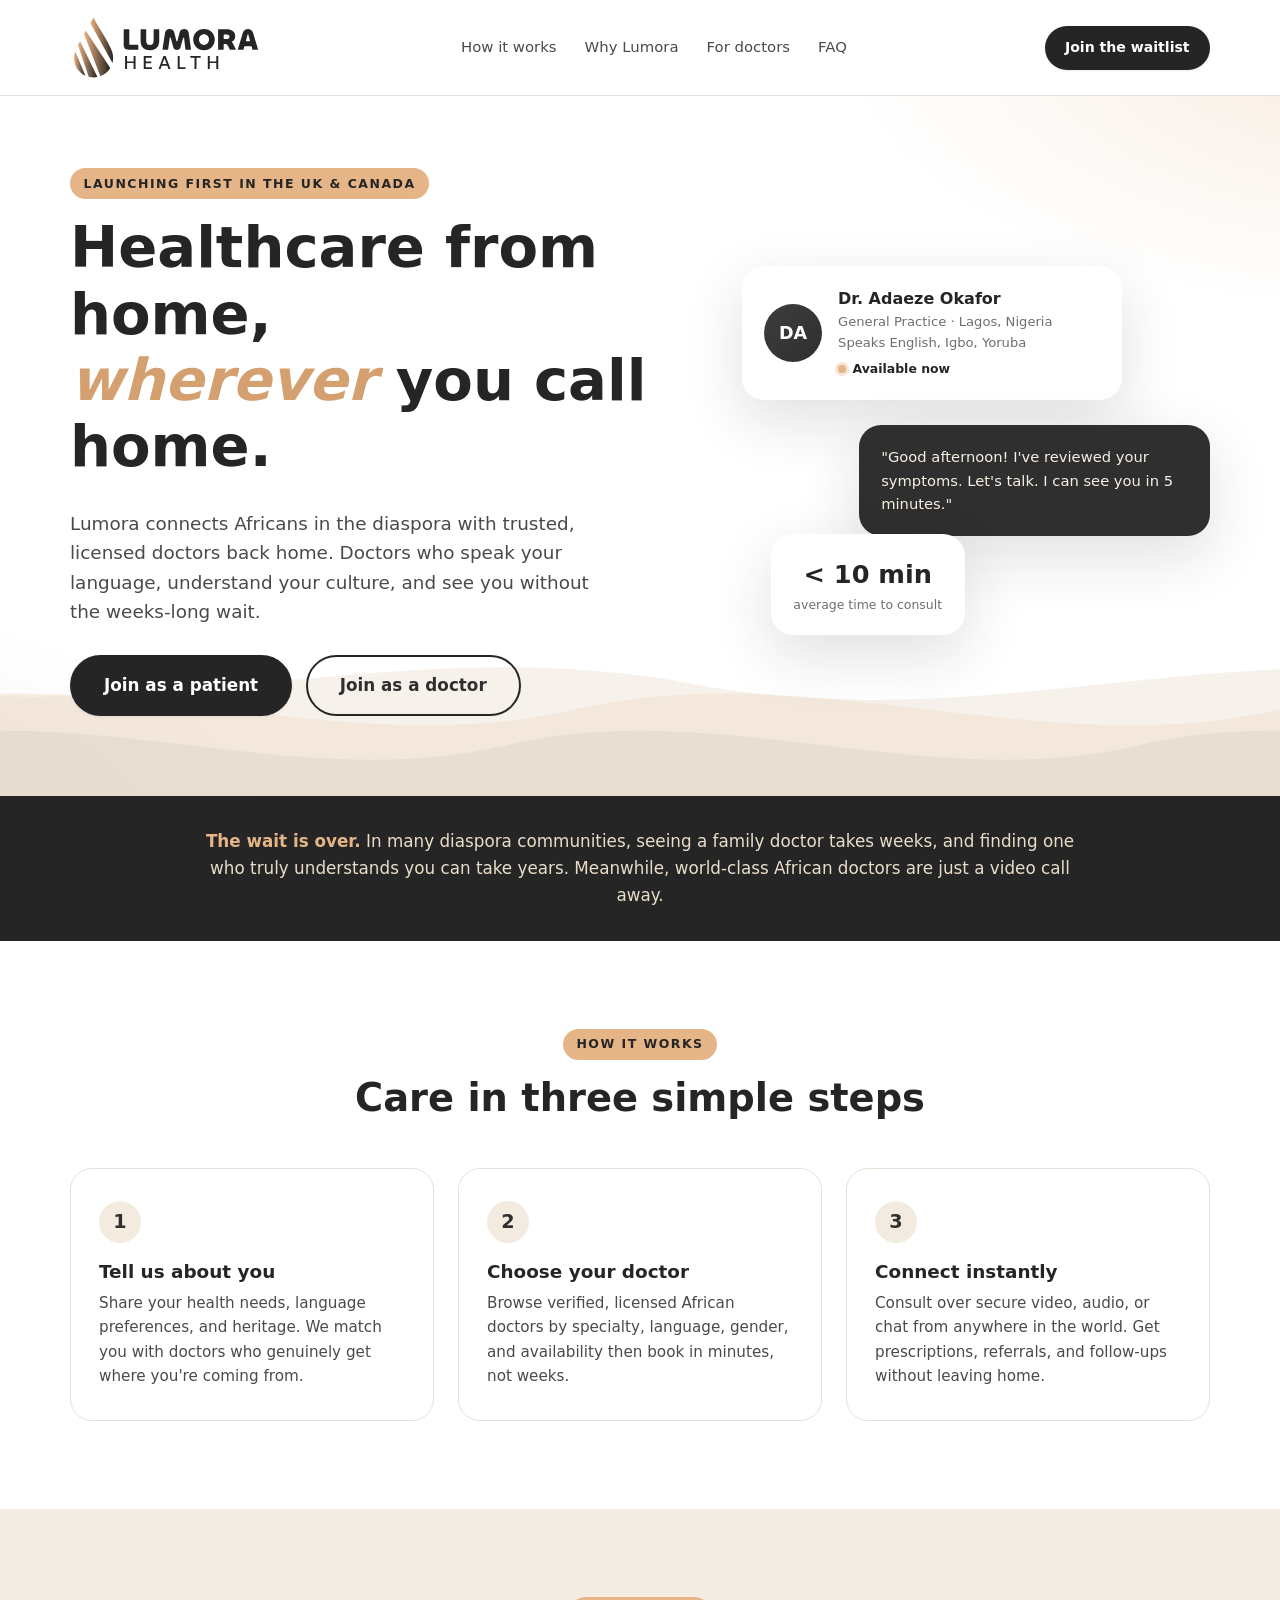
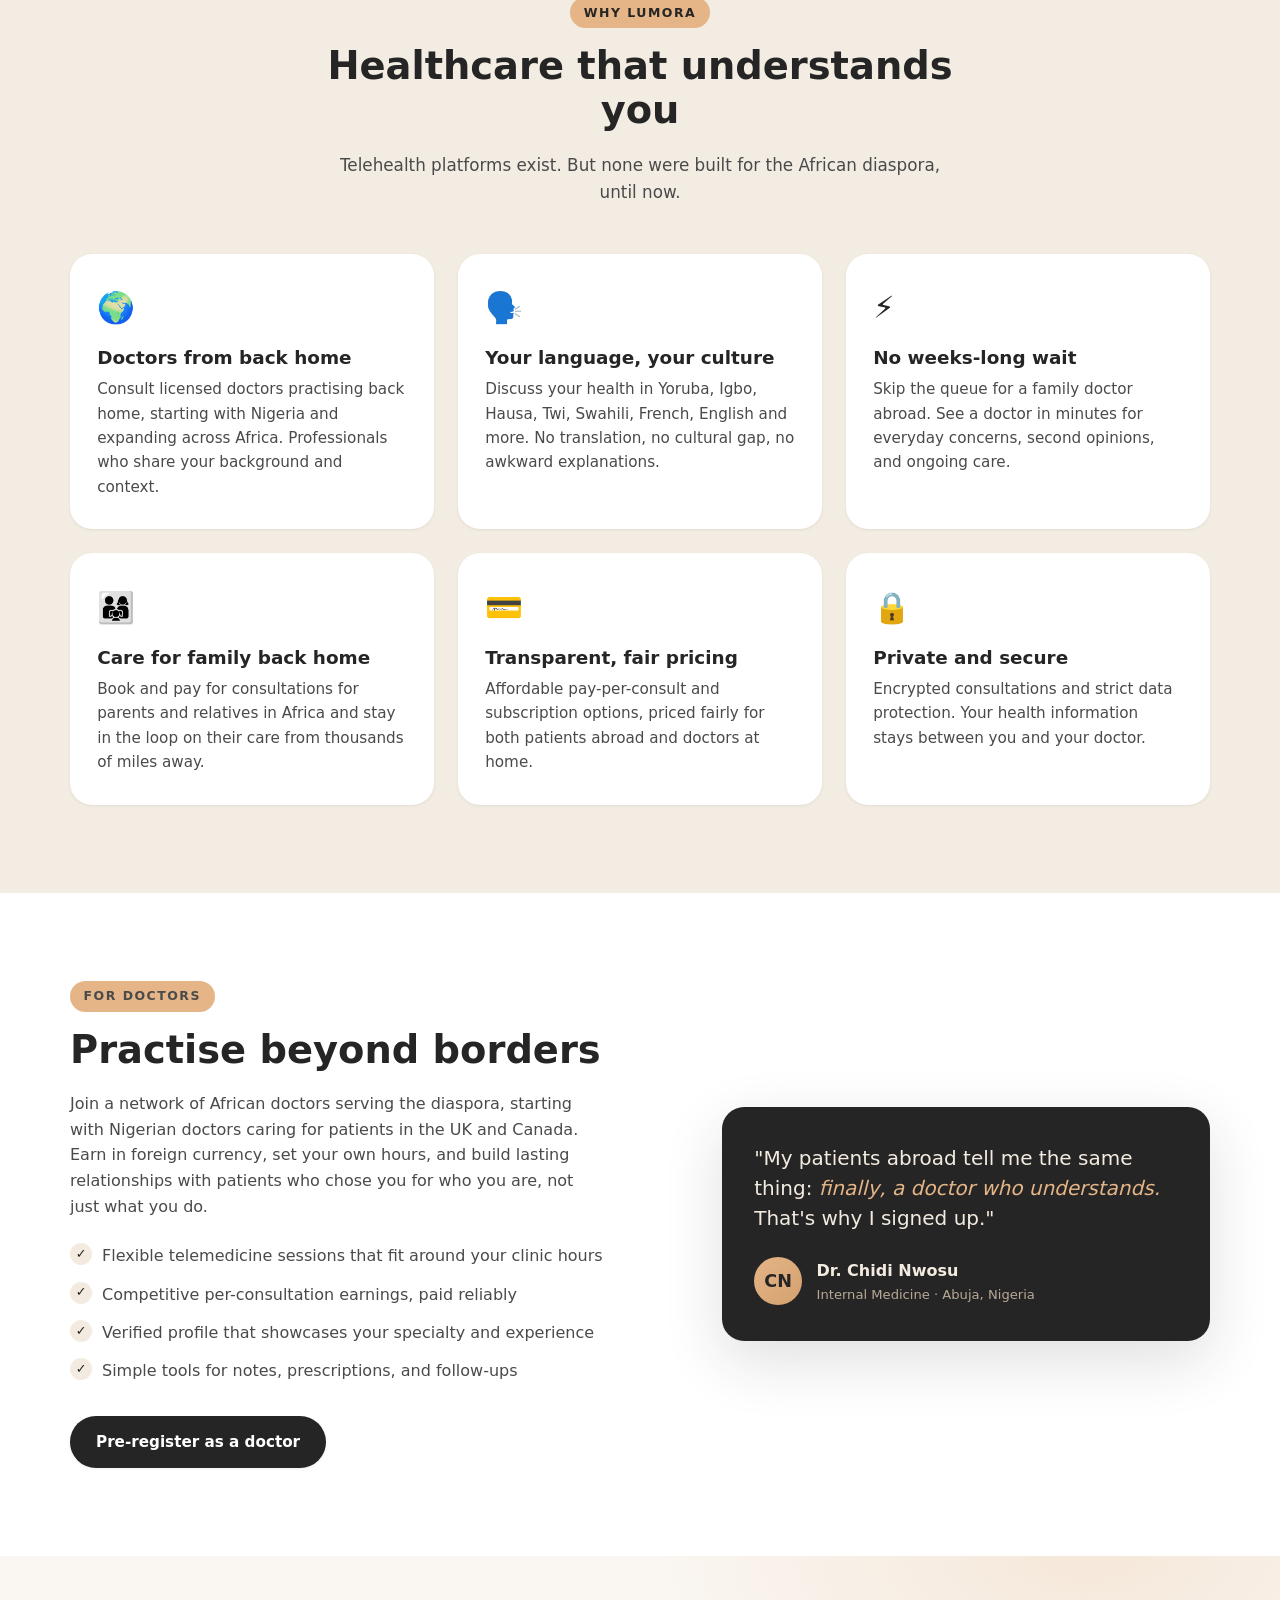
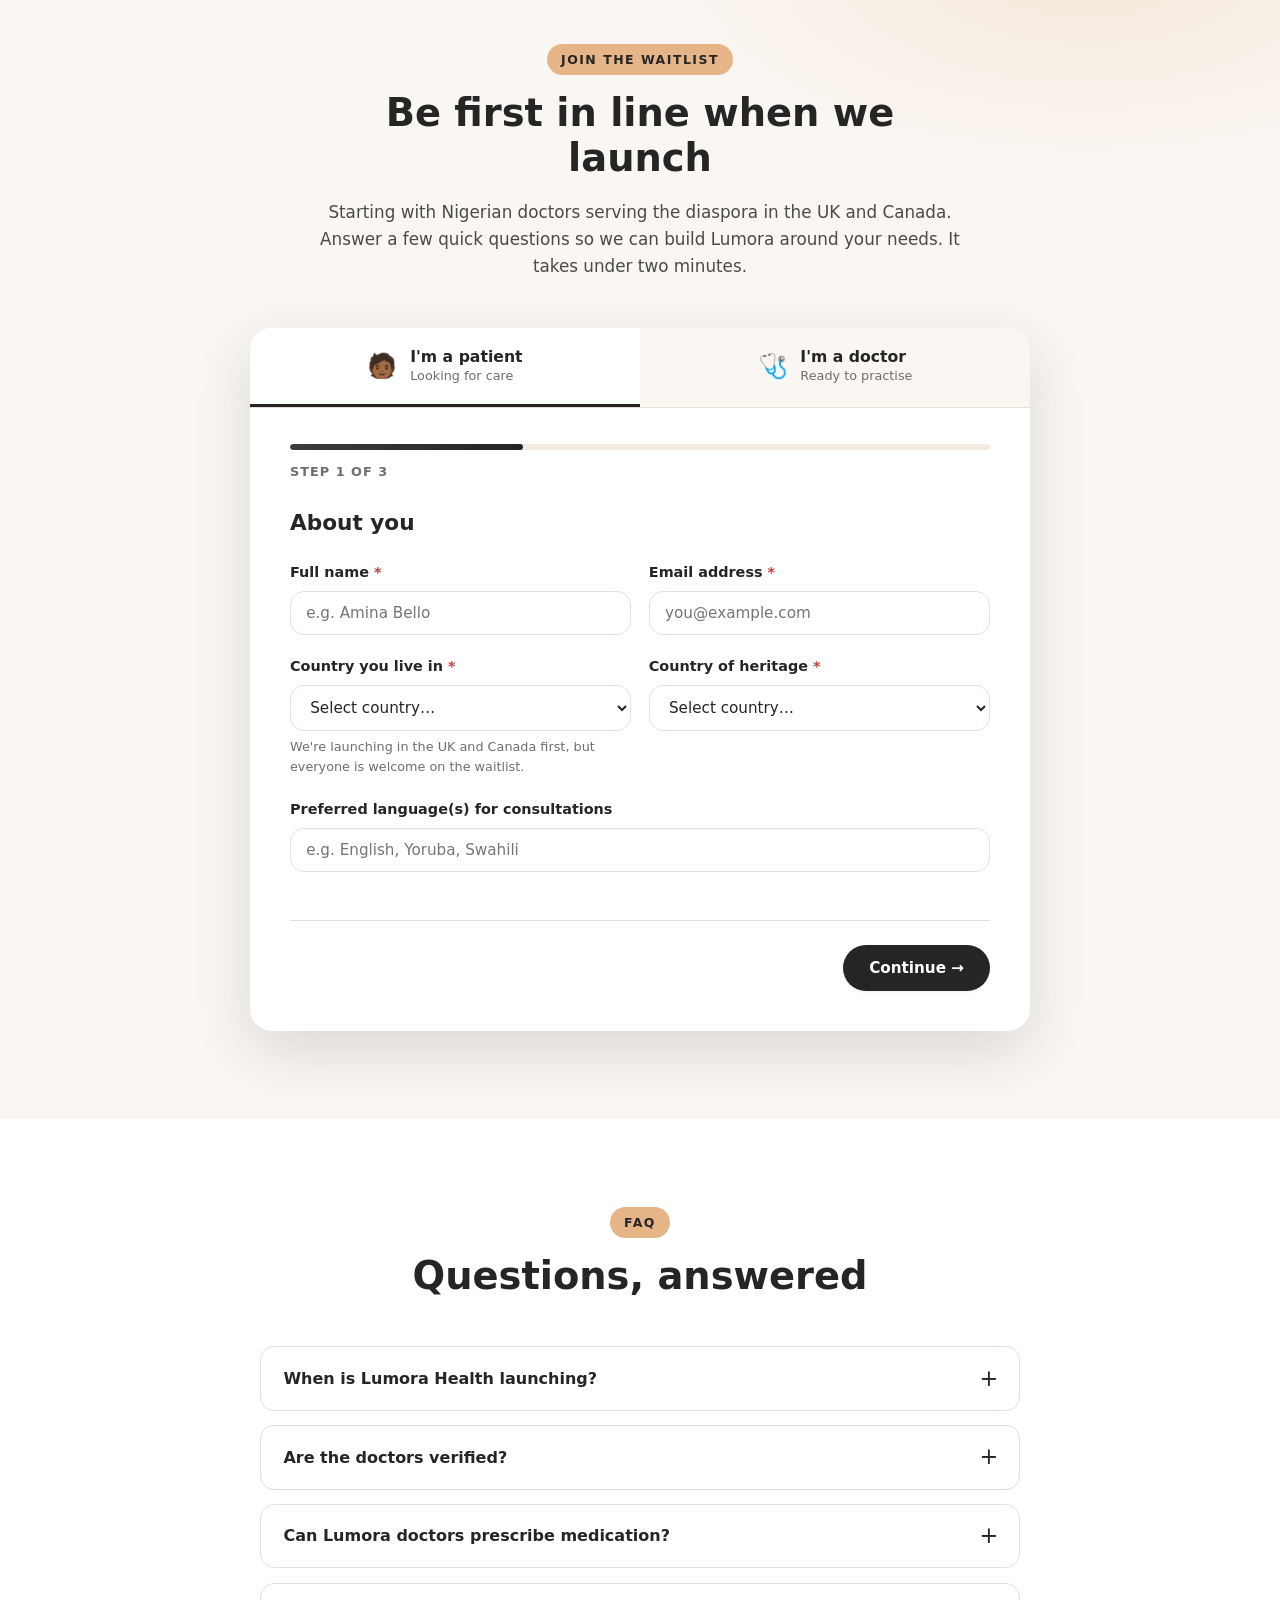
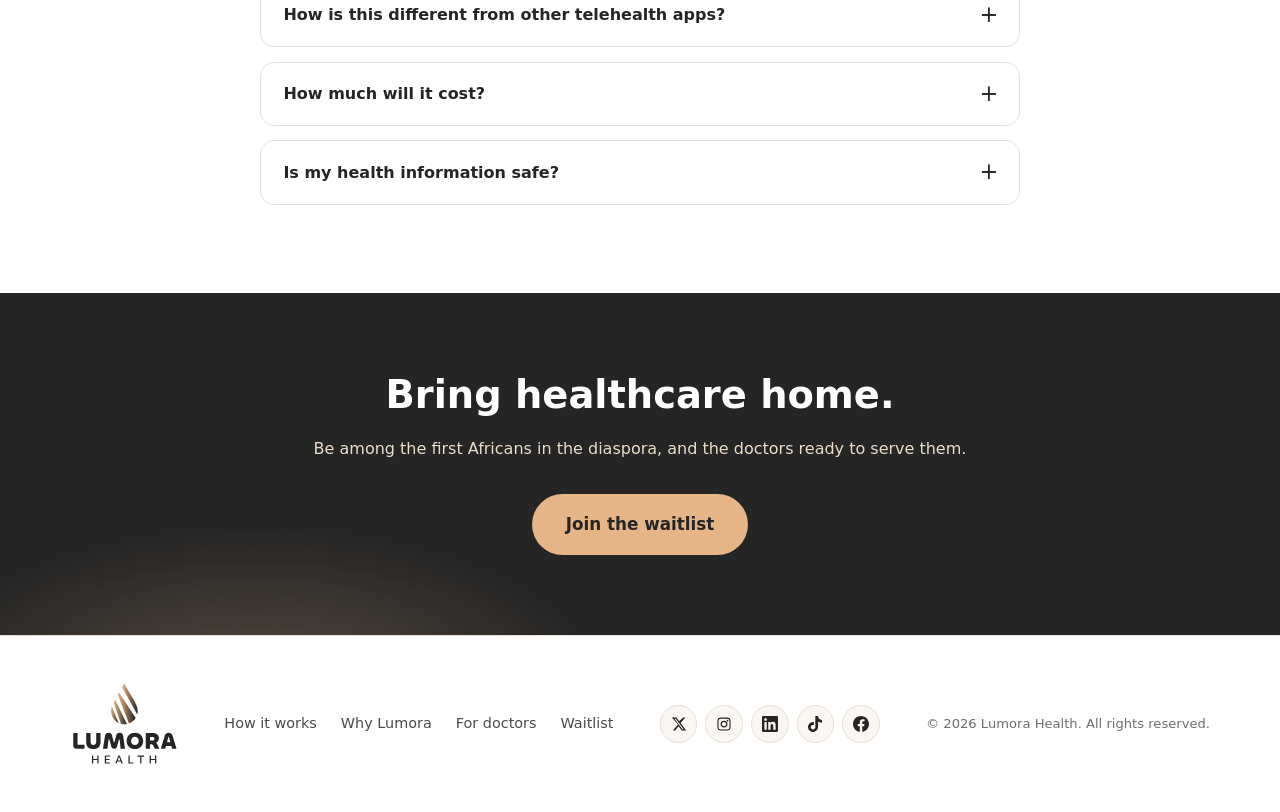
<file: index.html>
<!DOCTYPE html>
<html lang="en">
<head>
  <meta charset="UTF-8" />
  <meta name="viewport" content="width=device-width, initial-scale=1.0" />
  <title>Lumora Health | Care from home, wherever you are</title>
  <meta name="description" content="Lumora Health connects Africans in the diaspora with trusted African doctors back home. Join the waitlist for culturally fluent healthcare with no wait times." />
  <link rel="preconnect" href="https://api.fontshare.com" crossorigin />
  <link href="https://api.fontshare.com/v2/css?f[]=chillax@500,600,700&f[]=general-sans@400,500,600,700&display=swap" rel="stylesheet" />
  <link rel="stylesheet" href="styles.css" />
  <link rel="icon" href="assets/favicon.svg" type="image/svg+xml" />
  <link rel="icon" href="assets/favicon.png" type="image/png" sizes="32x32" />
  <link rel="apple-touch-icon" href="assets/favicon.png" />
</head>
<body>

  <!-- ============ HEADER ============ -->
  <header class="site-header" id="top">
    <div class="container header-inner">
      <a href="#top" class="brand" aria-label="Lumora Health home">
        <img class="brand-logo brand-logo-header" src="assets/logo-header.svg" width="168" height="60" alt="Lumora Health" />
      </a>
      <nav class="site-nav" id="siteNav" aria-label="Main navigation">
        <a href="#how-it-works">How it works</a>
        <a href="#why-lumora">Why Lumora</a>
        <a href="#for-doctors">For doctors</a>
        <a href="#faq">FAQ</a>
      </nav>
      <div class="header-actions">
        <a href="/waitlist" class="btn btn-primary btn-sm">Join the waitlist</a>
        <button class="nav-toggle" id="navToggle" aria-label="Toggle menu" aria-expanded="false">
          <span></span><span></span><span></span>
        </button>
      </div>
    </div>
  </header>

  <main>
    <!-- ============ HERO ============ -->
    <section class="hero">
      <div class="hero-geo" aria-hidden="true">
        <svg class="wave-layer wave-layer-1" viewBox="0 0 2400 320" preserveAspectRatio="none">
          <path d="M0,180 C200,120 400,240 600,180 C800,120 1000,240 1200,180 C1400,120 1600,240 1800,180 C2000,120 2200,240 2400,180 V320 H0 Z" />
        </svg>
        <svg class="wave-layer wave-layer-2" viewBox="0 0 2400 320" preserveAspectRatio="none">
          <path d="M0,160 C250,220 450,90 700,160 C950,230 1150,90 1400,160 C1650,230 1850,90 2100,160 C2250,200 2320,140 2400,160 V320 H0 Z" />
        </svg>
        <svg class="wave-layer wave-layer-3" viewBox="0 0 2400 320" preserveAspectRatio="none">
          <path d="M0,200 C180,150 360,250 540,200 C720,150 900,250 1080,200 C1260,150 1440,250 1620,200 C1800,150 1980,250 2160,200 C2280,170 2340,210 2400,200 V320 H0 Z" />
        </svg>
      </div>
      <div class="container hero-inner">
        <div class="hero-copy">
          <p class="eyebrow">Launching first in the UK &amp; Canada</p>
          <h1>Healthcare from home,<br /><em>wherever</em> you call home.</h1>
          <p class="lede">
            Lumora connects Africans in the diaspora with trusted, licensed doctors back home.
            Doctors who speak your language, understand your culture, and see you without
            the weeks-long wait.
          </p>
          <div class="hero-cta">
            <a href="/waitlist" class="btn btn-primary btn-lg">Join as a patient</a>
            <a href="/waitlist?tab=doctor" class="btn btn-outline btn-lg">Join as a doctor</a>
          </div>
          <!-- Waitlist stats stay hidden while the counts are still zero.
               data-counter values are the real totals. Set them before removing hidden.
               Do not put placeholder numbers back. -->
          <div class="hero-proof" hidden>
            <div class="proof-item"><strong data-counter="0">0</strong><span>people on the waitlist</span></div>
            <div class="proof-item"><strong data-counter="0">0</strong><span>doctors pre-registered</span></div>
            <div class="proof-item"><strong data-counter="0">0</strong><span>countries represented</span></div>
          </div>
        </div>
        <div class="hero-visual" aria-hidden="true">
          <div class="hero-card hero-card-main">
            <div class="hc-avatar">DA</div>
            <div class="hc-body">
              <p class="hc-name">Dr. Adaeze Okafor</p>
              <p class="hc-meta">General Practice · Lagos, Nigeria</p>
              <p class="hc-langs">Speaks English, Igbo, Yoruba</p>
              <span class="hc-status"><span class="dot"></span>Available now</span>
            </div>
          </div>
          <div class="hero-card hero-card-chat">
            <p>"Good afternoon! I've reviewed your symptoms. Let's talk. I can see you in 5 minutes."</p>
          </div>
          <div class="hero-card hero-card-stat">
            <p class="hc-big">&lt; 10 min</p>
            <p class="hc-small">average time to consult</p>
          </div>
        </div>
      </div>
    </section>

    <!-- ============ PROBLEM STRIP ============ -->
    <section class="problem-strip">
      <div class="container">
        <p>
          <strong>The wait is over.</strong> In many diaspora communities, seeing a family doctor takes
          weeks, and finding one who truly understands you can take years. Meanwhile, world-class
          African doctors are just a video call away.
        </p>
      </div>
    </section>

    <!-- ============ HOW IT WORKS ============ -->
    <section class="section" id="how-it-works">
      <div class="container">
        <div class="section-head">
          <p class="eyebrow">How it works</p>
          <h2>Care in three simple steps</h2>
        </div>
        <div class="steps-grid">
          <article class="step-card">
            <span class="step-num">1</span>
            <h3>Tell us about you</h3>
            <p>Share your health needs, language preferences, and heritage. We match you with doctors who genuinely get where you're coming from.</p>
          </article>
          <article class="step-card">
            <span class="step-num">2</span>
            <h3>Choose your doctor</h3>
            <p>Browse verified, licensed African doctors by specialty, language, gender, and availability then book in minutes, not weeks.</p>
          </article>
          <article class="step-card">
            <span class="step-num">3</span>
            <h3>Connect instantly</h3>
            <p>Consult over secure video, audio, or chat from anywhere in the world. Get prescriptions, referrals, and follow-ups without leaving home.</p>
          </article>
        </div>
      </div>
    </section>

    <!-- ============ WHY LUMORA ============ -->
    <section class="section section-tinted" id="why-lumora">
      <div class="container">
        <div class="section-head">
          <p class="eyebrow">Why Lumora</p>
          <h2>Healthcare that understands you</h2>
          <p class="section-sub">Telehealth platforms exist. But none were built for the African diaspora, until now.</p>
        </div>
        <div class="features-grid">
          <article class="feature-card">
            <div class="feature-icon">🌍</div>
            <h3>Doctors from back home</h3>
            <p>Consult licensed doctors practising back home, starting with Nigeria and expanding across Africa. Professionals who share your background and context.</p>
          </article>
          <article class="feature-card">
            <div class="feature-icon">🗣️</div>
            <h3>Your language, your culture</h3>
            <p>Discuss your health in Yoruba, Igbo, Hausa, Twi, Swahili, French, English and more. No translation, no cultural gap, no awkward explanations.</p>
          </article>
          <article class="feature-card">
            <div class="feature-icon">⚡</div>
            <h3>No weeks-long wait</h3>
            <p>Skip the queue for a family doctor abroad. See a doctor in minutes for everyday concerns, second opinions, and ongoing care.</p>
          </article>
          <article class="feature-card">
            <div class="feature-icon">👨‍👩‍👧</div>
            <h3>Care for family back home</h3>
            <p>Book and pay for consultations for parents and relatives in Africa and stay in the loop on their care from thousands of miles away.</p>
          </article>
          <article class="feature-card">
            <div class="feature-icon">💳</div>
            <h3>Transparent, fair pricing</h3>
            <p>Affordable pay-per-consult and subscription options, priced fairly for both patients abroad and doctors at home.</p>
          </article>
          <article class="feature-card">
            <div class="feature-icon">🔒</div>
            <h3>Private and secure</h3>
            <p>Encrypted consultations and strict data protection. Your health information stays between you and your doctor.</p>
          </article>
        </div>
      </div>
    </section>

    <!-- ============ FOR DOCTORS ============ -->
    <section class="section" id="for-doctors">
      <div class="container doctors-split">
        <div class="doctors-copy">
          <p class="eyebrow">For doctors</p>
          <h2>Practise beyond borders</h2>
          <p>
            Join a network of African doctors serving the diaspora, starting with Nigerian
            doctors caring for patients in the UK and Canada. Earn in foreign currency, set
            your own hours, and build lasting relationships with patients who chose you for
            who you are, not just what you do.
          </p>
          <ul class="check-list">
            <li>Flexible telemedicine sessions that fit around your clinic hours</li>
            <li>Competitive per-consultation earnings, paid reliably</li>
            <li>Verified profile that showcases your specialty and experience</li>
            <li>Simple tools for notes, prescriptions, and follow-ups</li>
          </ul>
          <a href="/waitlist?tab=doctor" class="btn btn-primary">Pre-register as a doctor</a>
        </div>
        <div class="doctors-visual" aria-hidden="true">
          <div class="quote-card">
            <p>"My patients abroad tell me the same thing: <em>finally, a doctor who understands.</em> That's why I signed up."</p>
            <div class="quote-author">
              <div class="qa-avatar">CN</div>
              <div>
                <p class="qa-name">Dr. Chidi Nwosu</p>
                <p class="qa-meta">Internal Medicine · Abuja, Nigeria</p>
              </div>
            </div>
          </div>
        </div>
      </div>
    </section>

    <!-- ============ WAITLIST FORMS ============ -->
    <section class="section section-waitlist" id="waitlist">
      <div class="container">
        <div class="section-head">
          <p class="eyebrow">Join the waitlist</p>
          <h2>Be first in line when we launch</h2>
          <p class="section-sub">Starting with Nigerian doctors serving the diaspora in the UK and Canada. Answer a few quick questions so we can build Lumora around your needs. It takes under two minutes.</p>
        </div>

        <div class="waitlist-card">
          <!-- Tabs -->
          <div class="form-tabs" role="tablist" aria-label="Choose your role">
            <button class="form-tab is-active" id="tab-patient" role="tab" aria-selected="true" aria-controls="panel-patient" data-tab="patient">
              <span class="tab-icon">🧑🏾</span>
              <span class="tab-label"><strong>I'm a patient</strong><small>Looking for care</small></span>
            </button>
            <button class="form-tab" id="tab-doctor" role="tab" aria-selected="false" aria-controls="panel-doctor" data-tab="doctor">
              <span class="tab-icon">🩺</span>
              <span class="tab-label"><strong>I'm a doctor</strong><small>Ready to practise</small></span>
            </button>
          </div>

          <!-- ======== PATIENT FORM ======== -->
          <div class="form-panel is-active" id="panel-patient" role="tabpanel" aria-labelledby="tab-patient">
            <form id="patientForm" action="https://forms.un-static.com/forms/3f4b99822d9315a71e1da563fddd7c45e65bf776" method="POST" novalidate>
              <input type="hidden" name="role" value="patient" />
              <!-- Attribution. script.js fills these from the landing URL (kept in sessionStorage). Un-static posts every named field. -->
              <input type="hidden" name="utm_source" value="" />
              <input type="hidden" name="utm_medium" value="" />
              <input type="hidden" name="utm_campaign" value="" />
              <input type="hidden" name="utm_content" value="" />
              <input type="hidden" name="utm_term" value="" />
              <input type="hidden" name="referrer" value="" />
              <!-- Honeypot: leave empty. Set the same field name in Un-static spam settings. -->
              <div class="hp-field" aria-hidden="true">
                <label for="p-website">Website</label>
                <input type="text" id="p-website" name="website" tabindex="-1" autocomplete="off" />
              </div>
              <div class="progress-track" aria-hidden="true"><div class="progress-fill"></div></div>
              <p class="step-indicator">Step <span class="current-step">1</span> of <span class="total-steps">3</span></p>

              <!-- Step 1: About you -->
              <fieldset class="form-step is-active" data-step="1">
                <legend>About you</legend>
                <div class="field-row">
                  <div class="field">
                    <label for="p-name">Full name <span class="req">*</span></label>
                    <input type="text" id="p-name" name="fullName" autocomplete="name" required placeholder="e.g. Amina Bello" />
                    <p class="field-error"></p>
                  </div>
                  <div class="field">
                    <label for="p-email">Email address <span class="req">*</span></label>
                    <input type="email" id="p-email" name="email" autocomplete="email" required placeholder="you@example.com" />
                    <p class="field-error"></p>
                  </div>
                </div>
                <div class="field-row">
                  <div class="field">
                    <label for="p-country">Country you live in <span class="req">*</span></label>
                    <select id="p-country" name="countryOfResidence" required>
                      <option value="">Select country…</option>
                      <optgroup label="Launching first">
                        <option>United Kingdom</option>
                        <option>Canada</option>
                      </optgroup>
                      <optgroup label="Coming soon">
                        <option>United States</option>
                        <option>Germany</option>
                        <option>France</option>
                        <option>Netherlands</option>
                        <option>Ireland</option>
                        <option>Australia</option>
                        <option>United Arab Emirates</option>
                        <option>South Africa</option>
                        <option value="other">Other</option>
                      </optgroup>
                    </select>
                    <p class="field-hint">We're launching in the UK and Canada first, but everyone is welcome on the waitlist.</p>
                    <p class="field-error"></p>
                  </div>
                  <div class="field">
                    <label for="p-heritage">Country of heritage <span class="req">*</span></label>
                    <select id="p-heritage" name="countryOfHeritage" required>
                      <option value="">Select country…</option>
                      <optgroup label="Launching first">
                        <option>Nigeria</option>
                      </optgroup>
                      <optgroup label="Coming soon">
                        <option>Ghana</option>
                        <option>Kenya</option>
                        <option>Ethiopia</option>
                        <option>Uganda</option>
                        <option>Tanzania</option>
                        <option>Cameroon</option>
                        <option>Senegal</option>
                        <option>Zimbabwe</option>
                        <option>South Africa</option>
                        <option value="other">Other African country</option>
                      </optgroup>
                    </select>
                    <p class="field-error"></p>
                  </div>
                </div>
                <div class="field">
                  <label for="p-languages">Preferred language(s) for consultations</label>
                  <input type="text" id="p-languages" name="languages" placeholder="e.g. English, Yoruba, Swahili" />
                </div>
              </fieldset>

              <!-- Step 2: Your health needs -->
              <fieldset class="form-step" data-step="2">
                <legend>Your health needs</legend>
                <div class="field">
                  <span class="group-label">What kind of care are you most interested in? <span class="req">*</span> <small>(choose all that apply)</small></span>
                  <div class="chip-group" data-group="careTypes" data-required="true">
                    <label class="chip"><input type="checkbox" name="careTypes" value="general" /><span>General consultations</span></label>
                    <label class="chip"><input type="checkbox" name="careTypes" value="mental-health" /><span>Mental health</span></label>
                    <label class="chip"><input type="checkbox" name="careTypes" value="chronic" /><span>Chronic condition management</span></label>
                    <label class="chip"><input type="checkbox" name="careTypes" value="specialist" /><span>Specialist care</span></label>
                    <label class="chip"><input type="checkbox" name="careTypes" value="second-opinion" /><span>Second opinions</span></label>
                    <label class="chip"><input type="checkbox" name="careTypes" value="family-back-home" /><span>Care for family back home</span></label>
                    <label class="chip"><input type="checkbox" name="careTypes" value="womens-health" /><span>Women's health</span></label>
                    <label class="chip"><input type="checkbox" name="careTypes" value="pediatrics" /><span>Children's health</span></label>
                  </div>
                  <p class="field-error"></p>
                </div>
                <div class="field">
                  <span class="group-label">What frustrates you most about healthcare where you live? <span class="req">*</span> <small>(choose all that apply)</small></span>
                  <div class="chip-group" data-group="biggestFrustration" data-required="true">
                    <label class="chip"><input type="checkbox" name="biggestFrustration" value="wait-times" /><span>Long wait times</span></label>
                    <label class="chip"><input type="checkbox" name="biggestFrustration" value="cost" /><span>Cost</span></label>
                    <label class="chip"><input type="checkbox" name="biggestFrustration" value="cultural-gap" /><span>Doctors don't understand my background</span></label>
                    <label class="chip"><input type="checkbox" name="biggestFrustration" value="language" /><span>Language barriers</span></label>
                    <label class="chip"><input type="checkbox" name="biggestFrustration" value="access" /><span>Hard to find a doctor at all</span></label>
                  </div>
                  <p class="field-error"></p>
                </div>
                <div class="field">
                  <span class="group-label">How often do you expect to use Lumora?</span>
                  <div class="chip-group chip-group-radio" data-group="usageFrequency">
                    <label class="chip"><input type="radio" name="usageFrequency" value="monthly" /><span>Monthly or more</span></label>
                    <label class="chip"><input type="radio" name="usageFrequency" value="few-times-year" /><span>A few times a year</span></label>
                    <label class="chip"><input type="radio" name="usageFrequency" value="as-needed" /><span>Only when something comes up</span></label>
                  </div>
                </div>
              </fieldset>

              <!-- Step 3: Final details -->
              <fieldset class="form-step" data-step="3">
                <legend>Final details</legend>
                <div class="field">
                  <span class="group-label">What would you consider a fair price for a video consultation? <span class="req">*</span></span>
                  <div class="chip-group chip-group-radio" data-group="pricePoint" data-required="true">
                    <label class="chip"><input type="radio" name="pricePoint" value="under-15" /><span>Under $15</span></label>
                    <label class="chip"><input type="radio" name="pricePoint" value="15-30" /><span>$15 – $30</span></label>
                    <label class="chip"><input type="radio" name="pricePoint" value="30-50" /><span>$30 – $50</span></label>
                    <label class="chip"><input type="radio" name="pricePoint" value="subscription" /><span>I'd prefer a monthly subscription</span></label>
                  </div>
                  <p class="field-error"></p>
                </div>
                <div class="field">
                  <label for="p-anything">Anything else you'd like us to know?</label>
                  <textarea id="p-anything" name="comments" rows="3" placeholder="Tell us about your experience, hopes, or concerns…"></textarea>
                </div>
                <div class="field">
                  <label for="p-hear">How did you hear about us?</label>
                  <select id="p-hear" name="howDidYouHear">
                    <option value="">Select…</option>
                    <option value="instagram">Instagram</option>
                    <option value="tiktok">TikTok</option>
                    <option value="x">X/Twitter</option>
                    <option value="linkedin">LinkedIn</option>
                    <option value="facebook">Facebook</option>
                    <option value="whatsapp">WhatsApp</option>
                    <option value="friend-or-family">Friend or family</option>
                    <option value="community">Community/church/mosque group</option>
                    <option value="other">Other</option>
                  </select>
                </div>
                <div class="field">
                  <label class="consent">
                    <input type="checkbox" name="consent" required />
                    <span>I agree to be contacted by Lumora Health about early access and product updates. <span class="req">*</span></span>
                  </label>
                  <p class="field-error"></p>
                </div>
              </fieldset>

              <div class="form-nav">
                <button type="button" class="btn btn-ghost btn-back" hidden>← Back</button>
                <button type="button" class="btn btn-primary btn-next">Continue →</button>
                <button type="submit" class="btn btn-primary btn-submit" hidden>Join the waitlist</button>
              </div>
            </form>

          </div>

          <!-- ======== DOCTOR FORM ======== -->
          <div class="form-panel" id="panel-doctor" role="tabpanel" aria-labelledby="tab-doctor" hidden>
            <form id="doctorForm" action="https://forms.un-static.com/forms/3f4b99822d9315a71e1da563fddd7c45e65bf776" method="POST" novalidate>
              <input type="hidden" name="role" value="doctor" />
              <!-- Attribution. script.js fills these from the landing URL (kept in sessionStorage). Un-static posts every named field. -->
              <input type="hidden" name="utm_source" value="" />
              <input type="hidden" name="utm_medium" value="" />
              <input type="hidden" name="utm_campaign" value="" />
              <input type="hidden" name="utm_content" value="" />
              <input type="hidden" name="utm_term" value="" />
              <input type="hidden" name="referrer" value="" />
              <!-- Honeypot: leave empty. Set the same field name in Un-static spam settings. -->
              <div class="hp-field" aria-hidden="true">
                <label for="d-website">Website</label>
                <input type="text" id="d-website" name="website" tabindex="-1" autocomplete="off" />
              </div>
              <div class="progress-track" aria-hidden="true"><div class="progress-fill"></div></div>
              <p class="step-indicator">Step <span class="current-step">1</span> of <span class="total-steps">3</span></p>

              <!-- Step 1: About you -->
              <fieldset class="form-step is-active" data-step="1">
                <legend>About you</legend>
                <div class="field-row">
                  <div class="field">
                    <label for="d-name">Full name <span class="req">*</span></label>
                    <input type="text" id="d-name" name="fullName" autocomplete="name" required placeholder="e.g. Dr. Chidi Nwosu" />
                    <p class="field-error"></p>
                  </div>
                  <div class="field">
                    <label for="d-email">Email address <span class="req">*</span></label>
                    <input type="email" id="d-email" name="email" autocomplete="email" required placeholder="you@example.com" />
                    <p class="field-error"></p>
                  </div>
                </div>
                <div class="field-row">
                  <div class="field">
                    <label for="d-phone">Phone / WhatsApp number</label>
                    <div class="phone-split">
                      <select id="d-phone-code" name="phoneCountryCode" aria-label="Phone country code">
                        <option value="+234">🇳🇬 +234</option>
                        <option value="+233">🇬🇭 +233</option>
                        <option value="+254">🇰🇪 +254</option>
                        <option value="+251">🇪🇹 +251</option>
                        <option value="+256">🇺🇬 +256</option>
                        <option value="+255">🇹🇿 +255</option>
                        <option value="+237">🇨🇲 +237</option>
                        <option value="+221">🇸🇳 +221</option>
                        <option value="+250">🇷🇼 +250</option>
                        <option value="+27">🇿🇦 +27</option>
                        <option value="+225">🇨🇮 +225</option>
                        <option value="+20">🇪🇬 +20</option>
                        <option value="+44">🇬🇧 +44</option>
                        <option value="+1">🇨🇦/🇺🇸 +1</option>
                        <option value="+49">🇩🇪 +49</option>
                        <option value="+33">🇫🇷 +33</option>
                        <option value="+31">🇳🇱 +31</option>
                        <option value="+353">🇮🇪 +353</option>
                        <option value="+61">🇦🇺 +61</option>
                        <option value="+971">🇦🇪 +971</option>
                        <option value="other">Other code…</option>
                      </select>
                      <input type="tel" id="d-phone" name="phoneNumber" autocomplete="tel-national" inputmode="tel" placeholder="801 234 5678" />
                    </div>
                    <div class="field field-other" id="d-phone-other-wrap" hidden>
                      <label for="d-phone-other">Other country code</label>
                      <input type="text" id="d-phone-other" name="phoneCountryCodeOther" placeholder="e.g. +234" />
                    </div>
                    <p class="field-hint">Include any African or international dialling code.</p>
                  </div>
                  <div class="field">
                    <label for="d-country">Country of practice <span class="req">*</span></label>
                    <select id="d-country" name="countryOfPractice" required>
                      <option value="">Select country…</option>
                      <optgroup label="Onboarding first">
                        <option>Nigeria</option>
                      </optgroup>
                      <optgroup label="Coming soon">
                        <option>Ghana</option>
                        <option>Kenya</option>
                        <option>Ethiopia</option>
                        <option>Uganda</option>
                        <option>Tanzania</option>
                        <option>Cameroon</option>
                        <option>Senegal</option>
                        <option>Rwanda</option>
                        <option>South Africa</option>
                        <option value="other">Other African country</option>
                      </optgroup>
                    </select>
                    <p class="field-hint">We're onboarding Nigeria-licensed doctors first, but doctors elsewhere can still pre-register.</p>
                    <p class="field-error"></p>
                  </div>
                </div>
              </fieldset>

              <!-- Step 2: Your practice -->
              <fieldset class="form-step" data-step="2">
                <legend>Your practice</legend>
                <div class="field-row">
                  <div class="field">
                    <label for="d-specialty">Primary specialty <span class="req">*</span></label>
                    <select id="d-specialty" name="specialty" required>
                      <option value="">Select specialty…</option>
                      <option>General Practice / Family Medicine</option>
                      <option>Internal Medicine</option>
                      <option>Pediatrics</option>
                      <option>Obstetrics &amp; Gynaecology</option>
                      <option>Psychiatry / Mental Health</option>
                      <option>Dermatology</option>
                      <option>Cardiology</option>
                      <option>Endocrinology</option>
                      <option>Other specialty</option>
                    </select>
                    <p class="field-error"></p>
                  </div>
                  <div class="field">
                    <label for="d-experience">Years of experience <span class="req">*</span></label>
                    <select id="d-experience" name="yearsExperience" required>
                      <option value="">Select…</option>
                      <option value="1-3">1 – 3 years</option>
                      <option value="4-7">4 – 7 years</option>
                      <option value="8-15">8 – 15 years</option>
                      <option value="15+">15+ years</option>
                    </select>
                    <p class="field-error"></p>
                  </div>
                </div>
                <div class="field-row">
                  <div class="field">
                    <span class="group-label">Issuing medical council / board</span>
                    <p class="licence-council-display" id="d-licence-council-display">Select a country of practice first</p>
                    <input type="hidden" id="d-licence-council" name="licenceCouncil" value="" />
                    <p class="field-hint" id="d-licence-council-hint">This is set automatically from your country of practice.</p>
                  </div>
                  <div class="field">
                    <label for="d-license">Licence / registration number <span class="req">*</span></label>
                    <input type="text" id="d-license" name="licenceNumber" required placeholder="e.g. 12345" />
                    <p class="field-error"></p>
                  </div>
                </div>
                <div class="field field-other" id="d-licence-other-wrap" hidden>
                  <label for="d-licence-other">Name of issuing council / board <span class="req">*</span></label>
                  <input type="text" id="d-licence-other" name="licenceCouncilOther" placeholder="e.g. Medical &amp; Dental Council of your country" />
                  <p class="field-error"></p>
                </div>
                <p class="field-hint">We verify every doctor against their national medical council before they can consult on Lumora.</p>
                <div class="field">
                  <label for="d-languages">Languages you consult in <span class="req">*</span></label>
                  <input type="text" id="d-languages" name="languages" required placeholder="e.g. English, Hausa, French" />
                  <p class="field-error"></p>
                </div>
              </fieldset>

              <!-- Step 3: Availability -->
              <fieldset class="form-step" data-step="3">
                <legend>Availability &amp; experience</legend>
                <div class="field">
                  <span class="group-label">How many hours per week could you dedicate to telemedicine? <span class="req">*</span></span>
                  <div class="chip-group chip-group-radio" data-group="weeklyHours" data-required="true">
                    <label class="chip"><input type="radio" name="weeklyHours" value="under-5" /><span>Under 5 hours</span></label>
                    <label class="chip"><input type="radio" name="weeklyHours" value="5-10" /><span>5 – 10 hours</span></label>
                    <label class="chip"><input type="radio" name="weeklyHours" value="10-20" /><span>10 – 20 hours</span></label>
                    <label class="chip"><input type="radio" name="weeklyHours" value="20+" /><span>20+ hours</span></label>
                  </div>
                  <p class="field-error"></p>
                </div>
                <div class="field">
                  <span class="group-label">Have you practised telemedicine before?</span>
                  <div class="chip-group chip-group-radio" data-group="telemedicineExperience">
                    <label class="chip"><input type="radio" name="telemedicineExperience" value="regularly" /><span>Yes, regularly</span></label>
                    <label class="chip"><input type="radio" name="telemedicineExperience" value="occasionally" /><span>Occasionally</span></label>
                    <label class="chip"><input type="radio" name="telemedicineExperience" value="never" /><span>Not yet, but keen to start</span></label>
                  </div>
                </div>
                <div class="field">
                  <label for="d-motivation">What excites you about serving diaspora patients?</label>
                  <textarea id="d-motivation" name="motivation" rows="3" placeholder="Optional. Tell us in a sentence or two…"></textarea>
                </div>
                <div class="field">
                  <label for="d-hear">How did you hear about us?</label>
                  <select id="d-hear" name="howDidYouHear">
                    <option value="">Select…</option>
                    <option value="instagram">Instagram</option>
                    <option value="tiktok">TikTok</option>
                    <option value="x">X/Twitter</option>
                    <option value="linkedin">LinkedIn</option>
                    <option value="facebook">Facebook</option>
                    <option value="whatsapp">WhatsApp</option>
                    <option value="friend-or-family">Friend or family</option>
                    <option value="community">Community/church/mosque group</option>
                    <option value="other">Other</option>
                  </select>
                </div>
                <div class="field">
                  <label class="consent">
                    <input type="checkbox" name="consent" required />
                    <span>I agree to be contacted by Lumora Health about onboarding and verification. <span class="req">*</span></span>
                  </label>
                  <p class="field-error"></p>
                </div>
              </fieldset>

              <div class="form-nav">
                <button type="button" class="btn btn-ghost btn-back" hidden>← Back</button>
                <button type="button" class="btn btn-primary btn-next">Continue →</button>
                <button type="submit" class="btn btn-primary btn-submit" hidden>Pre-register</button>
              </div>
            </form>

          </div>
        </div>
      </div>
    </section>

    <!-- ============ FAQ ============ -->
    <section class="section" id="faq">
      <div class="container container-narrow">
        <div class="section-head">
          <p class="eyebrow">FAQ</p>
          <h2>Questions, answered</h2>
        </div>
        <div class="faq-list">
          <details class="faq-item">
            <summary>When is Lumora Health launching?</summary>
            <p>We're launching in phases, starting with Nigerian doctors serving the diaspora in the United Kingdom and Canada. Other countries follow soon after. Joining the waitlist puts you first in line and helps us decide which markets and specialties to open next.</p>
          </details>
          <details class="faq-item">
            <summary>Are the doctors verified?</summary>
            <p>Yes. Every doctor on Lumora is licensed by their national medical council (such as the MDCN in Nigeria or the MDC in Ghana) and passes our identity and credential verification before seeing patients.</p>
          </details>
          <details class="faq-item">
            <summary>Can Lumora doctors prescribe medication?</summary>
            <p>Doctors can issue prescriptions and recommendations valid in their country of practice, which is especially useful when arranging care and medication for family back home. Cross-border prescription support depends on the regulations where you live, and we'll be transparent about what's possible in your country.</p>
          </details>
          <details class="faq-item">
            <summary>How is this different from other telehealth apps?</summary>
            <p>Most telehealth platforms connect you with whichever doctor is available in the country you live in. Lumora connects you across borders with African doctors who share your language and culture, and lets you arrange care for loved ones back home from anywhere in the world.</p>
          </details>
          <details class="faq-item">
            <summary>How much will it cost?</summary>
            <p>We're designing pricing to be significantly more affordable than typical private care abroad, with both pay-per-consult and subscription options. Your waitlist answers directly influence the final pricing.</p>
          </details>
          <details class="faq-item">
            <summary>Is my health information safe?</summary>
            <p>Absolutely. Consultations are encrypted end-to-end and your records are stored securely. We will never sell your health data.</p>
          </details>
        </div>
      </div>
    </section>

    <!-- ============ FINAL CTA ============ -->
    <section class="final-cta">
      <div class="container">
        <h2>Bring healthcare home.</h2>
        <p>Be among the first Africans in the diaspora, and the doctors ready to serve them.</p>
        <a href="/waitlist" class="btn btn-gold btn-lg">Join the waitlist</a>
      </div>
    </section>
  </main>

  <!-- ============ FOOTER ============ -->
  <footer class="site-footer">
    <div class="container footer-inner">
      <div class="footer-brand">
        <img class="brand-logo brand-logo-footer" src="assets/logo-footer.svg" width="128" height="104" alt="Lumora Health" />
      </div>
      <nav class="footer-nav" aria-label="Footer navigation">
        <a href="#how-it-works">How it works</a>
        <a href="#why-lumora">Why Lumora</a>
        <a href="#for-doctors">For doctors</a>
        <a href="/waitlist">Waitlist</a>
      </nav>
      <nav class="footer-social" aria-label="Social media">
        <a href="https://x.com/lumorahealth" target="_blank" rel="noopener noreferrer">
          <svg viewBox="0 0 24 24" width="16" height="16" aria-hidden="true"><path fill="currentColor" d="M18.244 2.25h3.308l-7.227 8.26 8.502 11.24H16.17l-4.714-6.231-5.401 6.231H2.744l7.727-8.835L1.254 2.25H8.08l4.253 5.622L18.244 2.25zm-1.161 17.52h1.833L7.084 4.126H5.117L17.083 19.77z"/></svg>
          <span class="visually-hidden">X / Twitter</span>
        </a>
        <a href="https://www.instagram.com/lumorahealthcare/" target="_blank" rel="noopener noreferrer">
          <svg viewBox="0 0 24 24" width="16" height="16" aria-hidden="true"><path fill="currentColor" d="M12 2.16c3.2 0 3.58.01 4.85.07 3.25.15 4.77 1.69 4.92 4.92.06 1.27.07 1.65.07 4.85s-.01 3.58-.07 4.85c-.15 3.23-1.66 4.77-4.92 4.92-1.27.06-1.65.07-4.85.07s-3.58-.01-4.85-.07c-3.26-.15-4.77-1.7-4.92-4.92-.06-1.27-.07-1.65-.07-4.85s.01-3.58.07-4.85C2.38 3.92 3.9 2.38 7.15 2.23 8.42 2.17 8.8 2.16 12 2.16zm0 1.8c-3.15 0-3.52.01-4.76.07-2.25.1-3.29 1.17-3.39 3.39-.06 1.24-.07 1.61-.07 4.76s.01 3.52.07 4.76c.1 2.21 1.14 3.29 3.39 3.39 1.24.06 1.61.07 4.76.07s3.52-.01 4.76-.07c2.25-.1 3.29-1.18 3.39-3.39.06-1.24.07-1.61.07-4.76s-.01-3.52-.07-4.76c-.1-2.22-1.14-3.29-3.39-3.39-1.24-.06-1.61-.07-4.76-.07zm0 3.06a5.16 5.16 0 1 1 0 10.32 5.16 5.16 0 0 1 0-10.32zm0 8.52a3.36 3.36 0 1 0 0-6.72 3.36 3.36 0 0 0 0 6.72zm5.34-9.78a1.2 1.2 0 1 1 0 2.41 1.2 1.2 0 0 1 0-2.41z"/></svg>
          <span class="visually-hidden">Instagram</span>
        </a>
        <a href="https://www.linkedin.com/company/lumorahealth/" target="_blank" rel="noopener noreferrer">
          <svg viewBox="0 0 24 24" width="16" height="16" aria-hidden="true"><path fill="currentColor" d="M20.447 20.452h-3.554v-5.569c0-1.328-.027-3.037-1.852-3.037-1.853 0-2.136 1.445-2.136 2.939v5.667H9.351V9h3.414v1.561h.046c.477-.9 1.637-1.85 3.37-1.85 3.601 0 4.267 2.37 4.267 5.455v6.286zM5.337 7.433c-1.144 0-2.063-.926-2.063-2.065 0-1.138.92-2.063 2.063-2.063 1.14 0 2.064.925 2.064 2.063 0 1.139-.925 2.065-2.064 2.065zm1.782 13.019H3.555V9h3.564v11.452zM22.225 0H1.771C.792 0 0 .774 0 1.729v20.542C0 23.227.792 24 1.771 24h20.451C23.2 24 24 23.227 24 22.271V1.729C24 .774 23.2 0 22.222 0h.003z"/></svg>
          <span class="visually-hidden">LinkedIn</span>
        </a>
        <a href="https://www.tiktok.com/@lumorahealthcare" target="_blank" rel="noopener noreferrer">
          <svg viewBox="0 0 24 24" width="16" height="16" aria-hidden="true"><path fill="currentColor" d="M12.525.02c1.31-.02 2.61-.01 3.91-.02.08 1.53.63 3.09 1.75 4.17 1.12 1.11 2.7 1.62 4.24 1.79v4.03c-1.44-.05-2.89-.35-4.2-.97-.57-.26-1.1-.59-1.62-.93-.01 2.92.01 5.84-.02 8.75-.08 1.4-.54 2.79-1.35 3.94-1.31 1.92-3.58 3.17-5.91 3.21-1.43.08-2.86-.31-4.08-1.03-2.02-1.19-3.44-3.37-3.65-5.71-.02-.5-.03-1-.01-1.49.18-1.9 1.12-3.72 2.58-4.96 1.66-1.44 3.98-2.13 6.15-1.72.02 1.48-.04 2.96-.04 4.44-.99-.32-2.15-.23-3.02.37-.63.41-1.11 1.04-1.38 1.75-.21.51-.15 1.07-.14 1.61.24 1.64 1.82 3.02 3.5 2.87 1.12-.01 2.19-.66 2.77-1.61.19-.33.4-.67.41-1.06.1-1.79.06-3.57.07-5.36.01-4.03-.01-8.05.02-12.07z"/></svg>
          <span class="visually-hidden">TikTok</span>
        </a>
        <a href="https://www.facebook.com/profile.php?id=61594473261730" target="_blank" rel="noopener noreferrer">
          <svg viewBox="0 0 24 24" width="16" height="16" aria-hidden="true"><path fill="currentColor" d="M24 12.073c0-6.627-5.373-12-12-12s-12 5.373-12 12c0 5.99 4.388 10.954 10.125 11.854v-8.385H7.078v-3.47h3.047V9.43c0-3.007 1.792-4.669 4.533-4.669 1.312 0 2.686.235 2.686.235v2.953H15.83c-1.491 0-1.956.925-1.956 1.874v2.25h3.328l-.532 3.47h-2.796v8.385C19.612 23.027 24 18.062 24 12.073z"/></svg>
          <span class="visually-hidden">Facebook</span>
        </a>
      </nav>
      <p class="footer-note">© <span id="year"></span> Lumora Health. All rights reserved.</p>
    </div>
  </footer>

  <script src="script.js"></script>
</body>
</html>
</file>
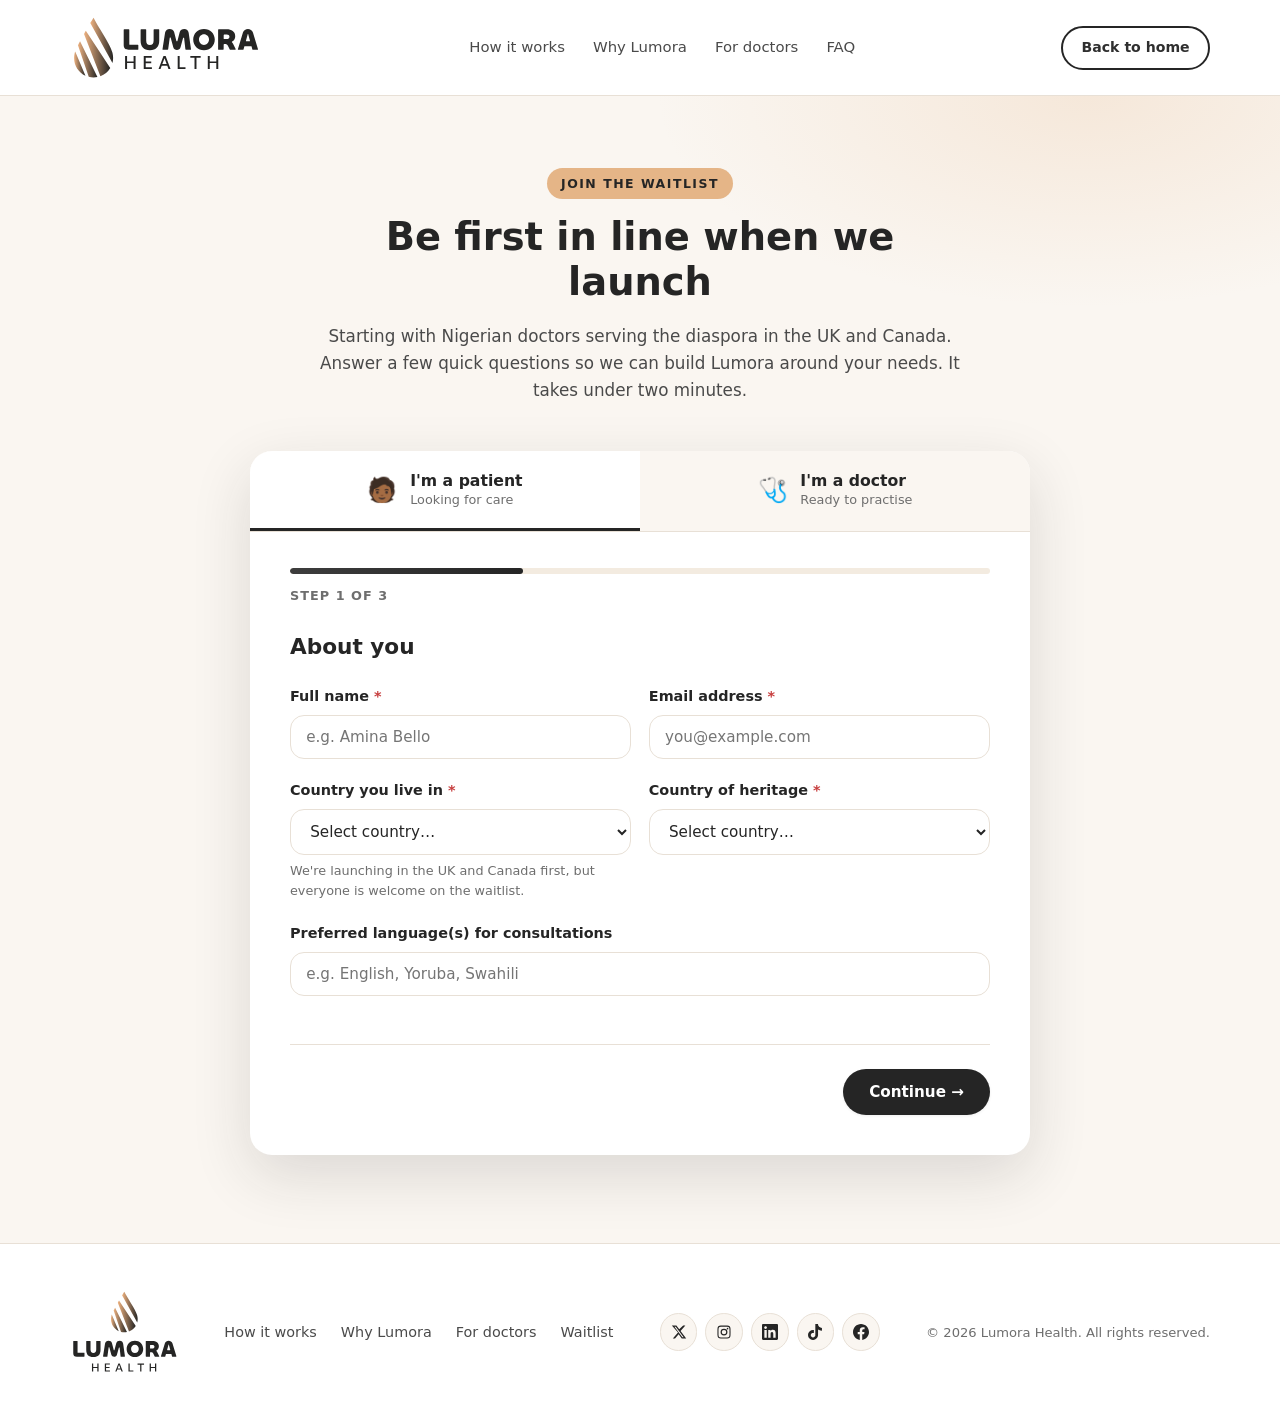
<file: waitlist/index.html>
<!DOCTYPE html>
<html lang="en">
<head>
  <meta charset="UTF-8" />
  <meta name="viewport" content="width=device-width, initial-scale=1.0" />
  <title>Join the waitlist | Lumora Health</title>
  <meta name="description" content="Join the Lumora Health waitlist. Be first in line when we connect Africans in the diaspora with trusted African doctors back home." />
  <link rel="canonical" href="https://lumorahealth.care/waitlist" />
  <link rel="preconnect" href="https://api.fontshare.com" crossorigin />
  <link href="https://api.fontshare.com/v2/css?f[]=chillax@500,600,700&f[]=general-sans@400,500,600,700&display=swap" rel="stylesheet" />
  <link rel="stylesheet" href="/styles.css" />
  <link rel="icon" href="/assets/favicon.svg" type="image/svg+xml" />
  <link rel="icon" href="/assets/favicon.png" type="image/png" sizes="32x32" />
  <link rel="apple-touch-icon" href="/assets/favicon.png" />
</head>
<body class="waitlist-page">

  <header class="site-header" id="top">
    <div class="container header-inner">
      <a href="/" class="brand" aria-label="Lumora Health home">
        <img class="brand-logo brand-logo-header" src="/assets/logo-header.svg" width="168" height="60" alt="Lumora Health" />
      </a>
      <nav class="site-nav" id="siteNav" aria-label="Main navigation">
        <a href="/#how-it-works">How it works</a>
        <a href="/#why-lumora">Why Lumora</a>
        <a href="/#for-doctors">For doctors</a>
        <a href="/#faq">FAQ</a>
      </nav>
      <div class="header-actions">
        <a href="/" class="btn btn-outline btn-sm">Back to home</a>
        <button class="nav-toggle" id="navToggle" aria-label="Toggle menu" aria-expanded="false">
          <span></span><span></span><span></span>
        </button>
      </div>
    </div>
  </header>

  <main>
    <!-- ============ WAITLIST FORMS ============ -->
    <section class="section section-waitlist" id="waitlist">
      <div class="container">
        <div class="section-head">
          <p class="eyebrow">Join the waitlist</p>
          <h2>Be first in line when we launch</h2>
          <p class="section-sub">Starting with Nigerian doctors serving the diaspora in the UK and Canada. Answer a few quick questions so we can build Lumora around your needs. It takes under two minutes.</p>
        </div>

        <div class="waitlist-card">
          <!-- Tabs -->
          <div class="form-tabs" role="tablist" aria-label="Choose your role">
            <button class="form-tab is-active" id="tab-patient" role="tab" aria-selected="true" aria-controls="panel-patient" data-tab="patient">
              <span class="tab-icon">🧑🏾</span>
              <span class="tab-label"><strong>I'm a patient</strong><small>Looking for care</small></span>
            </button>
            <button class="form-tab" id="tab-doctor" role="tab" aria-selected="false" aria-controls="panel-doctor" data-tab="doctor">
              <span class="tab-icon">🩺</span>
              <span class="tab-label"><strong>I'm a doctor</strong><small>Ready to practise</small></span>
            </button>
          </div>

          <!-- ======== PATIENT FORM ======== -->
          <div class="form-panel is-active" id="panel-patient" role="tabpanel" aria-labelledby="tab-patient">
            <form id="patientForm" action="https://forms.un-static.com/forms/3f4b99822d9315a71e1da563fddd7c45e65bf776" method="POST" novalidate>
              <input type="hidden" name="role" value="patient" />
              <!-- Attribution. script.js fills these from the landing URL (kept in sessionStorage). Un-static posts every named field. -->
              <input type="hidden" name="utm_source" value="" />
              <input type="hidden" name="utm_medium" value="" />
              <input type="hidden" name="utm_campaign" value="" />
              <input type="hidden" name="utm_content" value="" />
              <input type="hidden" name="utm_term" value="" />
              <input type="hidden" name="referrer" value="" />
              <!-- Honeypot: leave empty. Set the same field name in Un-static spam settings. -->
              <div class="hp-field" aria-hidden="true">
                <label for="p-website">Website</label>
                <input type="text" id="p-website" name="website" tabindex="-1" autocomplete="off" />
              </div>
              <div class="progress-track" aria-hidden="true"><div class="progress-fill"></div></div>
              <p class="step-indicator">Step <span class="current-step">1</span> of <span class="total-steps">3</span></p>

              <!-- Step 1: About you -->
              <fieldset class="form-step is-active" data-step="1">
                <legend>About you</legend>
                <div class="field-row">
                  <div class="field">
                    <label for="p-name">Full name <span class="req">*</span></label>
                    <input type="text" id="p-name" name="fullName" autocomplete="name" required placeholder="e.g. Amina Bello" />
                    <p class="field-error"></p>
                  </div>
                  <div class="field">
                    <label for="p-email">Email address <span class="req">*</span></label>
                    <input type="email" id="p-email" name="email" autocomplete="email" required placeholder="you@example.com" />
                    <p class="field-error"></p>
                  </div>
                </div>
                <div class="field-row">
                  <div class="field">
                    <label for="p-country">Country you live in <span class="req">*</span></label>
                    <select id="p-country" name="countryOfResidence" required>
                      <option value="">Select country…</option>
                      <optgroup label="Launching first">
                        <option>United Kingdom</option>
                        <option>Canada</option>
                      </optgroup>
                      <optgroup label="Coming soon">
                        <option>United States</option>
                        <option>Germany</option>
                        <option>France</option>
                        <option>Netherlands</option>
                        <option>Ireland</option>
                        <option>Australia</option>
                        <option>United Arab Emirates</option>
                        <option>South Africa</option>
                        <option value="other">Other</option>
                      </optgroup>
                    </select>
                    <p class="field-hint">We're launching in the UK and Canada first, but everyone is welcome on the waitlist.</p>
                    <p class="field-error"></p>
                  </div>
                  <div class="field">
                    <label for="p-heritage">Country of heritage <span class="req">*</span></label>
                    <select id="p-heritage" name="countryOfHeritage" required>
                      <option value="">Select country…</option>
                      <optgroup label="Launching first">
                        <option>Nigeria</option>
                      </optgroup>
                      <optgroup label="Coming soon">
                        <option>Ghana</option>
                        <option>Kenya</option>
                        <option>Ethiopia</option>
                        <option>Uganda</option>
                        <option>Tanzania</option>
                        <option>Cameroon</option>
                        <option>Senegal</option>
                        <option>Zimbabwe</option>
                        <option>South Africa</option>
                        <option value="other">Other African country</option>
                      </optgroup>
                    </select>
                    <p class="field-error"></p>
                  </div>
                </div>
                <div class="field">
                  <label for="p-languages">Preferred language(s) for consultations</label>
                  <input type="text" id="p-languages" name="languages" placeholder="e.g. English, Yoruba, Swahili" />
                </div>
              </fieldset>

              <!-- Step 2: Your health needs -->
              <fieldset class="form-step" data-step="2">
                <legend>Your health needs</legend>
                <div class="field">
                  <span class="group-label">What kind of care are you most interested in? <span class="req">*</span> <small>(choose all that apply)</small></span>
                  <div class="chip-group" data-group="careTypes" data-required="true">
                    <label class="chip"><input type="checkbox" name="careTypes" value="general" /><span>General consultations</span></label>
                    <label class="chip"><input type="checkbox" name="careTypes" value="mental-health" /><span>Mental health</span></label>
                    <label class="chip"><input type="checkbox" name="careTypes" value="chronic" /><span>Chronic condition management</span></label>
                    <label class="chip"><input type="checkbox" name="careTypes" value="specialist" /><span>Specialist care</span></label>
                    <label class="chip"><input type="checkbox" name="careTypes" value="second-opinion" /><span>Second opinions</span></label>
                    <label class="chip"><input type="checkbox" name="careTypes" value="family-back-home" /><span>Care for family back home</span></label>
                    <label class="chip"><input type="checkbox" name="careTypes" value="womens-health" /><span>Women's health</span></label>
                    <label class="chip"><input type="checkbox" name="careTypes" value="pediatrics" /><span>Children's health</span></label>
                  </div>
                  <p class="field-error"></p>
                </div>
                <div class="field">
                  <span class="group-label">What frustrates you most about healthcare where you live? <span class="req">*</span> <small>(choose all that apply)</small></span>
                  <div class="chip-group" data-group="biggestFrustration" data-required="true">
                    <label class="chip"><input type="checkbox" name="biggestFrustration" value="wait-times" /><span>Long wait times</span></label>
                    <label class="chip"><input type="checkbox" name="biggestFrustration" value="cost" /><span>Cost</span></label>
                    <label class="chip"><input type="checkbox" name="biggestFrustration" value="cultural-gap" /><span>Doctors don't understand my background</span></label>
                    <label class="chip"><input type="checkbox" name="biggestFrustration" value="language" /><span>Language barriers</span></label>
                    <label class="chip"><input type="checkbox" name="biggestFrustration" value="access" /><span>Hard to find a doctor at all</span></label>
                  </div>
                  <p class="field-error"></p>
                </div>
                <div class="field">
                  <span class="group-label">How often do you expect to use Lumora?</span>
                  <div class="chip-group chip-group-radio" data-group="usageFrequency">
                    <label class="chip"><input type="radio" name="usageFrequency" value="monthly" /><span>Monthly or more</span></label>
                    <label class="chip"><input type="radio" name="usageFrequency" value="few-times-year" /><span>A few times a year</span></label>
                    <label class="chip"><input type="radio" name="usageFrequency" value="as-needed" /><span>Only when something comes up</span></label>
                  </div>
                </div>
              </fieldset>

              <!-- Step 3: Final details -->
              <fieldset class="form-step" data-step="3">
                <legend>Final details</legend>
                <div class="field">
                  <span class="group-label">What would you consider a fair price for a video consultation? <span class="req">*</span></span>
                  <div class="chip-group chip-group-radio" data-group="pricePoint" data-required="true">
                    <label class="chip"><input type="radio" name="pricePoint" value="under-15" /><span>Under $15</span></label>
                    <label class="chip"><input type="radio" name="pricePoint" value="15-30" /><span>$15 – $30</span></label>
                    <label class="chip"><input type="radio" name="pricePoint" value="30-50" /><span>$30 – $50</span></label>
                    <label class="chip"><input type="radio" name="pricePoint" value="subscription" /><span>I'd prefer a monthly subscription</span></label>
                  </div>
                  <p class="field-error"></p>
                </div>
                <div class="field">
                  <label for="p-anything">Anything else you'd like us to know?</label>
                  <textarea id="p-anything" name="comments" rows="3" placeholder="Tell us about your experience, hopes, or concerns…"></textarea>
                </div>
                <div class="field">
                  <label for="p-hear">How did you hear about us?</label>
                  <select id="p-hear" name="howDidYouHear">
                    <option value="">Select…</option>
                    <option value="instagram">Instagram</option>
                    <option value="tiktok">TikTok</option>
                    <option value="x">X/Twitter</option>
                    <option value="linkedin">LinkedIn</option>
                    <option value="facebook">Facebook</option>
                    <option value="whatsapp">WhatsApp</option>
                    <option value="friend-or-family">Friend or family</option>
                    <option value="community">Community/church/mosque group</option>
                    <option value="other">Other</option>
                  </select>
                </div>
                <div class="field">
                  <label class="consent">
                    <input type="checkbox" name="consent" required />
                    <span>I agree to be contacted by Lumora Health about early access and product updates. <span class="req">*</span></span>
                  </label>
                  <p class="field-error"></p>
                </div>
              </fieldset>

              <div class="form-nav">
                <button type="button" class="btn btn-ghost btn-back" hidden>← Back</button>
                <button type="button" class="btn btn-primary btn-next">Continue →</button>
                <button type="submit" class="btn btn-primary btn-submit" hidden>Join the waitlist</button>
              </div>
            </form>

          </div>

          <!-- ======== DOCTOR FORM ======== -->
          <div class="form-panel" id="panel-doctor" role="tabpanel" aria-labelledby="tab-doctor" hidden>
            <form id="doctorForm" action="https://forms.un-static.com/forms/3f4b99822d9315a71e1da563fddd7c45e65bf776" method="POST" novalidate>
              <input type="hidden" name="role" value="doctor" />
              <!-- Attribution. script.js fills these from the landing URL (kept in sessionStorage). Un-static posts every named field. -->
              <input type="hidden" name="utm_source" value="" />
              <input type="hidden" name="utm_medium" value="" />
              <input type="hidden" name="utm_campaign" value="" />
              <input type="hidden" name="utm_content" value="" />
              <input type="hidden" name="utm_term" value="" />
              <input type="hidden" name="referrer" value="" />
              <!-- Honeypot: leave empty. Set the same field name in Un-static spam settings. -->
              <div class="hp-field" aria-hidden="true">
                <label for="d-website">Website</label>
                <input type="text" id="d-website" name="website" tabindex="-1" autocomplete="off" />
              </div>
              <div class="progress-track" aria-hidden="true"><div class="progress-fill"></div></div>
              <p class="step-indicator">Step <span class="current-step">1</span> of <span class="total-steps">3</span></p>

              <!-- Step 1: About you -->
              <fieldset class="form-step is-active" data-step="1">
                <legend>About you</legend>
                <div class="field-row">
                  <div class="field">
                    <label for="d-name">Full name <span class="req">*</span></label>
                    <input type="text" id="d-name" name="fullName" autocomplete="name" required placeholder="e.g. Dr. Chidi Nwosu" />
                    <p class="field-error"></p>
                  </div>
                  <div class="field">
                    <label for="d-email">Email address <span class="req">*</span></label>
                    <input type="email" id="d-email" name="email" autocomplete="email" required placeholder="you@example.com" />
                    <p class="field-error"></p>
                  </div>
                </div>
                <div class="field-row">
                  <div class="field">
                    <label for="d-phone">Phone / WhatsApp number</label>
                    <div class="phone-split">
                      <select id="d-phone-code" name="phoneCountryCode" aria-label="Phone country code">
                        <option value="+234">🇳🇬 +234</option>
                        <option value="+233">🇬🇭 +233</option>
                        <option value="+254">🇰🇪 +254</option>
                        <option value="+251">🇪🇹 +251</option>
                        <option value="+256">🇺🇬 +256</option>
                        <option value="+255">🇹🇿 +255</option>
                        <option value="+237">🇨🇲 +237</option>
                        <option value="+221">🇸🇳 +221</option>
                        <option value="+250">🇷🇼 +250</option>
                        <option value="+27">🇿🇦 +27</option>
                        <option value="+225">🇨🇮 +225</option>
                        <option value="+20">🇪🇬 +20</option>
                        <option value="+44">🇬🇧 +44</option>
                        <option value="+1">🇨🇦/🇺🇸 +1</option>
                        <option value="+49">🇩🇪 +49</option>
                        <option value="+33">🇫🇷 +33</option>
                        <option value="+31">🇳🇱 +31</option>
                        <option value="+353">🇮🇪 +353</option>
                        <option value="+61">🇦🇺 +61</option>
                        <option value="+971">🇦🇪 +971</option>
                        <option value="other">Other code…</option>
                      </select>
                      <input type="tel" id="d-phone" name="phoneNumber" autocomplete="tel-national" inputmode="tel" placeholder="801 234 5678" />
                    </div>
                    <div class="field field-other" id="d-phone-other-wrap" hidden>
                      <label for="d-phone-other">Other country code</label>
                      <input type="text" id="d-phone-other" name="phoneCountryCodeOther" placeholder="e.g. +234" />
                    </div>
                    <p class="field-hint">Include any African or international dialling code.</p>
                  </div>
                  <div class="field">
                    <label for="d-country">Country of practice <span class="req">*</span></label>
                    <select id="d-country" name="countryOfPractice" required>
                      <option value="">Select country…</option>
                      <optgroup label="Onboarding first">
                        <option>Nigeria</option>
                      </optgroup>
                      <optgroup label="Coming soon">
                        <option>Ghana</option>
                        <option>Kenya</option>
                        <option>Ethiopia</option>
                        <option>Uganda</option>
                        <option>Tanzania</option>
                        <option>Cameroon</option>
                        <option>Senegal</option>
                        <option>Rwanda</option>
                        <option>South Africa</option>
                        <option value="other">Other African country</option>
                      </optgroup>
                    </select>
                    <p class="field-hint">We're onboarding Nigeria-licensed doctors first, but doctors elsewhere can still pre-register.</p>
                    <p class="field-error"></p>
                  </div>
                </div>
              </fieldset>

              <!-- Step 2: Your practice -->
              <fieldset class="form-step" data-step="2">
                <legend>Your practice</legend>
                <div class="field-row">
                  <div class="field">
                    <label for="d-specialty">Primary specialty <span class="req">*</span></label>
                    <select id="d-specialty" name="specialty" required>
                      <option value="">Select specialty…</option>
                      <option>General Practice / Family Medicine</option>
                      <option>Internal Medicine</option>
                      <option>Pediatrics</option>
                      <option>Obstetrics &amp; Gynaecology</option>
                      <option>Psychiatry / Mental Health</option>
                      <option>Dermatology</option>
                      <option>Cardiology</option>
                      <option>Endocrinology</option>
                      <option>Other specialty</option>
                    </select>
                    <p class="field-error"></p>
                  </div>
                  <div class="field">
                    <label for="d-experience">Years of experience <span class="req">*</span></label>
                    <select id="d-experience" name="yearsExperience" required>
                      <option value="">Select…</option>
                      <option value="1-3">1 – 3 years</option>
                      <option value="4-7">4 – 7 years</option>
                      <option value="8-15">8 – 15 years</option>
                      <option value="15+">15+ years</option>
                    </select>
                    <p class="field-error"></p>
                  </div>
                </div>
                <div class="field-row">
                  <div class="field">
                    <span class="group-label">Issuing medical council / board</span>
                    <p class="licence-council-display" id="d-licence-council-display">Select a country of practice first</p>
                    <input type="hidden" id="d-licence-council" name="licenceCouncil" value="" />
                    <p class="field-hint" id="d-licence-council-hint">This is set automatically from your country of practice.</p>
                  </div>
                  <div class="field">
                    <label for="d-license">Licence / registration number <span class="req">*</span></label>
                    <input type="text" id="d-license" name="licenceNumber" required placeholder="e.g. 12345" />
                    <p class="field-error"></p>
                  </div>
                </div>
                <div class="field field-other" id="d-licence-other-wrap" hidden>
                  <label for="d-licence-other">Name of issuing council / board <span class="req">*</span></label>
                  <input type="text" id="d-licence-other" name="licenceCouncilOther" placeholder="e.g. Medical &amp; Dental Council of your country" />
                  <p class="field-error"></p>
                </div>
                <p class="field-hint">We verify every doctor against their national medical council before they can consult on Lumora.</p>
                <div class="field">
                  <label for="d-languages">Languages you consult in <span class="req">*</span></label>
                  <input type="text" id="d-languages" name="languages" required placeholder="e.g. English, Hausa, French" />
                  <p class="field-error"></p>
                </div>
              </fieldset>

              <!-- Step 3: Availability -->
              <fieldset class="form-step" data-step="3">
                <legend>Availability &amp; experience</legend>
                <div class="field">
                  <span class="group-label">How many hours per week could you dedicate to telemedicine? <span class="req">*</span></span>
                  <div class="chip-group chip-group-radio" data-group="weeklyHours" data-required="true">
                    <label class="chip"><input type="radio" name="weeklyHours" value="under-5" /><span>Under 5 hours</span></label>
                    <label class="chip"><input type="radio" name="weeklyHours" value="5-10" /><span>5 – 10 hours</span></label>
                    <label class="chip"><input type="radio" name="weeklyHours" value="10-20" /><span>10 – 20 hours</span></label>
                    <label class="chip"><input type="radio" name="weeklyHours" value="20+" /><span>20+ hours</span></label>
                  </div>
                  <p class="field-error"></p>
                </div>
                <div class="field">
                  <span class="group-label">Have you practised telemedicine before?</span>
                  <div class="chip-group chip-group-radio" data-group="telemedicineExperience">
                    <label class="chip"><input type="radio" name="telemedicineExperience" value="regularly" /><span>Yes, regularly</span></label>
                    <label class="chip"><input type="radio" name="telemedicineExperience" value="occasionally" /><span>Occasionally</span></label>
                    <label class="chip"><input type="radio" name="telemedicineExperience" value="never" /><span>Not yet, but keen to start</span></label>
                  </div>
                </div>
                <div class="field">
                  <label for="d-motivation">What excites you about serving diaspora patients?</label>
                  <textarea id="d-motivation" name="motivation" rows="3" placeholder="Optional. Tell us in a sentence or two…"></textarea>
                </div>
                <div class="field">
                  <label for="d-hear">How did you hear about us?</label>
                  <select id="d-hear" name="howDidYouHear">
                    <option value="">Select…</option>
                    <option value="instagram">Instagram</option>
                    <option value="tiktok">TikTok</option>
                    <option value="x">X/Twitter</option>
                    <option value="linkedin">LinkedIn</option>
                    <option value="facebook">Facebook</option>
                    <option value="whatsapp">WhatsApp</option>
                    <option value="friend-or-family">Friend or family</option>
                    <option value="community">Community/church/mosque group</option>
                    <option value="other">Other</option>
                  </select>
                </div>
                <div class="field">
                  <label class="consent">
                    <input type="checkbox" name="consent" required />
                    <span>I agree to be contacted by Lumora Health about onboarding and verification. <span class="req">*</span></span>
                  </label>
                  <p class="field-error"></p>
                </div>
              </fieldset>

              <div class="form-nav">
                <button type="button" class="btn btn-ghost btn-back" hidden>← Back</button>
                <button type="button" class="btn btn-primary btn-next">Continue →</button>
                <button type="submit" class="btn btn-primary btn-submit" hidden>Pre-register</button>
              </div>
            </form>

          </div>
        </div>
      </div>
    </section>
  </main>

  <footer class="site-footer">
    <div class="container footer-inner">
      <div class="footer-brand">
        <img class="brand-logo brand-logo-footer" src="/assets/logo-footer.svg" width="128" height="104" alt="Lumora Health" />
      </div>
      <nav class="footer-nav" aria-label="Footer navigation">
        <a href="/#how-it-works">How it works</a>
        <a href="/#why-lumora">Why Lumora</a>
        <a href="/#for-doctors">For doctors</a>
        <a href="/waitlist">Waitlist</a>
      </nav>
      <nav class="footer-social" aria-label="Social media">
        <a href="https://x.com/lumorahealth" target="_blank" rel="noopener noreferrer">
          <svg viewBox="0 0 24 24" width="16" height="16" aria-hidden="true"><path fill="currentColor" d="M18.244 2.25h3.308l-7.227 8.26 8.502 11.24H16.17l-4.714-6.231-5.401 6.231H2.744l7.727-8.835L1.254 2.25H8.08l4.253 5.622L18.244 2.25zm-1.161 17.52h1.833L7.084 4.126H5.117L17.083 19.77z"/></svg>
          <span class="visually-hidden">X / Twitter</span>
        </a>
        <a href="https://www.instagram.com/lumorahealthcare/" target="_blank" rel="noopener noreferrer">
          <svg viewBox="0 0 24 24" width="16" height="16" aria-hidden="true"><path fill="currentColor" d="M12 2.16c3.2 0 3.58.01 4.85.07 3.25.15 4.77 1.69 4.92 4.92.06 1.27.07 1.65.07 4.85s-.01 3.58-.07 4.85c-.15 3.23-1.66 4.77-4.92 4.92-1.27.06-1.65.07-4.85.07s-3.58-.01-4.85-.07c-3.26-.15-4.77-1.7-4.92-4.92-.06-1.27-.07-1.65-.07-4.85s.01-3.58.07-4.85C2.38 3.92 3.9 2.38 7.15 2.23 8.42 2.17 8.8 2.16 12 2.16zm0 1.8c-3.15 0-3.52.01-4.76.07-2.25.1-3.29 1.17-3.39 3.39-.06 1.24-.07 1.61-.07 4.76s.01 3.52.07 4.76c.1 2.21 1.14 3.29 3.39 3.39 1.24.06 1.61.07 4.76.07s3.52-.01 4.76-.07c2.25-.1 3.29-1.18 3.39-3.39.06-1.24.07-1.61.07-4.76s-.01-3.52-.07-4.76c-.1-2.22-1.14-3.29-3.39-3.39-1.24-.06-1.61-.07-4.76-.07zm0 3.06a5.16 5.16 0 1 1 0 10.32 5.16 5.16 0 0 1 0-10.32zm0 8.52a3.36 3.36 0 1 0 0-6.72 3.36 3.36 0 0 0 0 6.72zm5.34-9.78a1.2 1.2 0 1 1 0 2.41 1.2 1.2 0 0 1 0-2.41z"/></svg>
          <span class="visually-hidden">Instagram</span>
        </a>
        <a href="https://www.linkedin.com/company/lumorahealth/" target="_blank" rel="noopener noreferrer">
          <svg viewBox="0 0 24 24" width="16" height="16" aria-hidden="true"><path fill="currentColor" d="M20.447 20.452h-3.554v-5.569c0-1.328-.027-3.037-1.852-3.037-1.853 0-2.136 1.445-2.136 2.939v5.667H9.351V9h3.414v1.561h.046c.477-.9 1.637-1.85 3.37-1.85 3.601 0 4.267 2.37 4.267 5.455v6.286zM5.337 7.433c-1.144 0-2.063-.926-2.063-2.065 0-1.138.92-2.063 2.063-2.063 1.14 0 2.064.925 2.064 2.063 0 1.139-.925 2.065-2.064 2.065zm1.782 13.019H3.555V9h3.564v11.452zM22.225 0H1.771C.792 0 0 .774 0 1.729v20.542C0 23.227.792 24 1.771 24h20.451C23.2 24 24 23.227 24 22.271V1.729C24 .774 23.2 0 22.222 0h.003z"/></svg>
          <span class="visually-hidden">LinkedIn</span>
        </a>
        <a href="https://www.tiktok.com/@lumorahealthcare" target="_blank" rel="noopener noreferrer">
          <svg viewBox="0 0 24 24" width="16" height="16" aria-hidden="true"><path fill="currentColor" d="M12.525.02c1.31-.02 2.61-.01 3.91-.02.08 1.53.63 3.09 1.75 4.17 1.12 1.11 2.7 1.62 4.24 1.79v4.03c-1.44-.05-2.89-.35-4.2-.97-.57-.26-1.1-.59-1.62-.93-.01 2.92.01 5.84-.02 8.75-.08 1.4-.54 2.79-1.35 3.94-1.31 1.92-3.58 3.17-5.91 3.21-1.43.08-2.86-.31-4.08-1.03-2.02-1.19-3.44-3.37-3.65-5.71-.02-.5-.03-1-.01-1.49.18-1.9 1.12-3.72 2.58-4.96 1.66-1.44 3.98-2.13 6.15-1.72.02 1.48-.04 2.96-.04 4.44-.99-.32-2.15-.23-3.02.37-.63.41-1.11 1.04-1.38 1.75-.21.51-.15 1.07-.14 1.61.24 1.64 1.82 3.02 3.5 2.87 1.12-.01 2.19-.66 2.77-1.61.19-.33.4-.67.41-1.06.1-1.79.06-3.57.07-5.36.01-4.03-.01-8.05.02-12.07z"/></svg>
          <span class="visually-hidden">TikTok</span>
        </a>
        <a href="https://www.facebook.com/profile.php?id=61594473261730" target="_blank" rel="noopener noreferrer">
          <svg viewBox="0 0 24 24" width="16" height="16" aria-hidden="true"><path fill="currentColor" d="M24 12.073c0-6.627-5.373-12-12-12s-12 5.373-12 12c0 5.99 4.388 10.954 10.125 11.854v-8.385H7.078v-3.47h3.047V9.43c0-3.007 1.792-4.669 4.533-4.669 1.312 0 2.686.235 2.686.235v2.953H15.83c-1.491 0-1.956.925-1.956 1.874v2.25h3.328l-.532 3.47h-2.796v8.385C19.612 23.027 24 18.062 24 12.073z"/></svg>
          <span class="visually-hidden">Facebook</span>
        </a>
      </nav>
      <p class="footer-note">© <span id="year"></span> Lumora Health. All rights reserved.</p>
    </div>
  </footer>

  <script src="/script.js"></script>
</body>
</html>
</file>
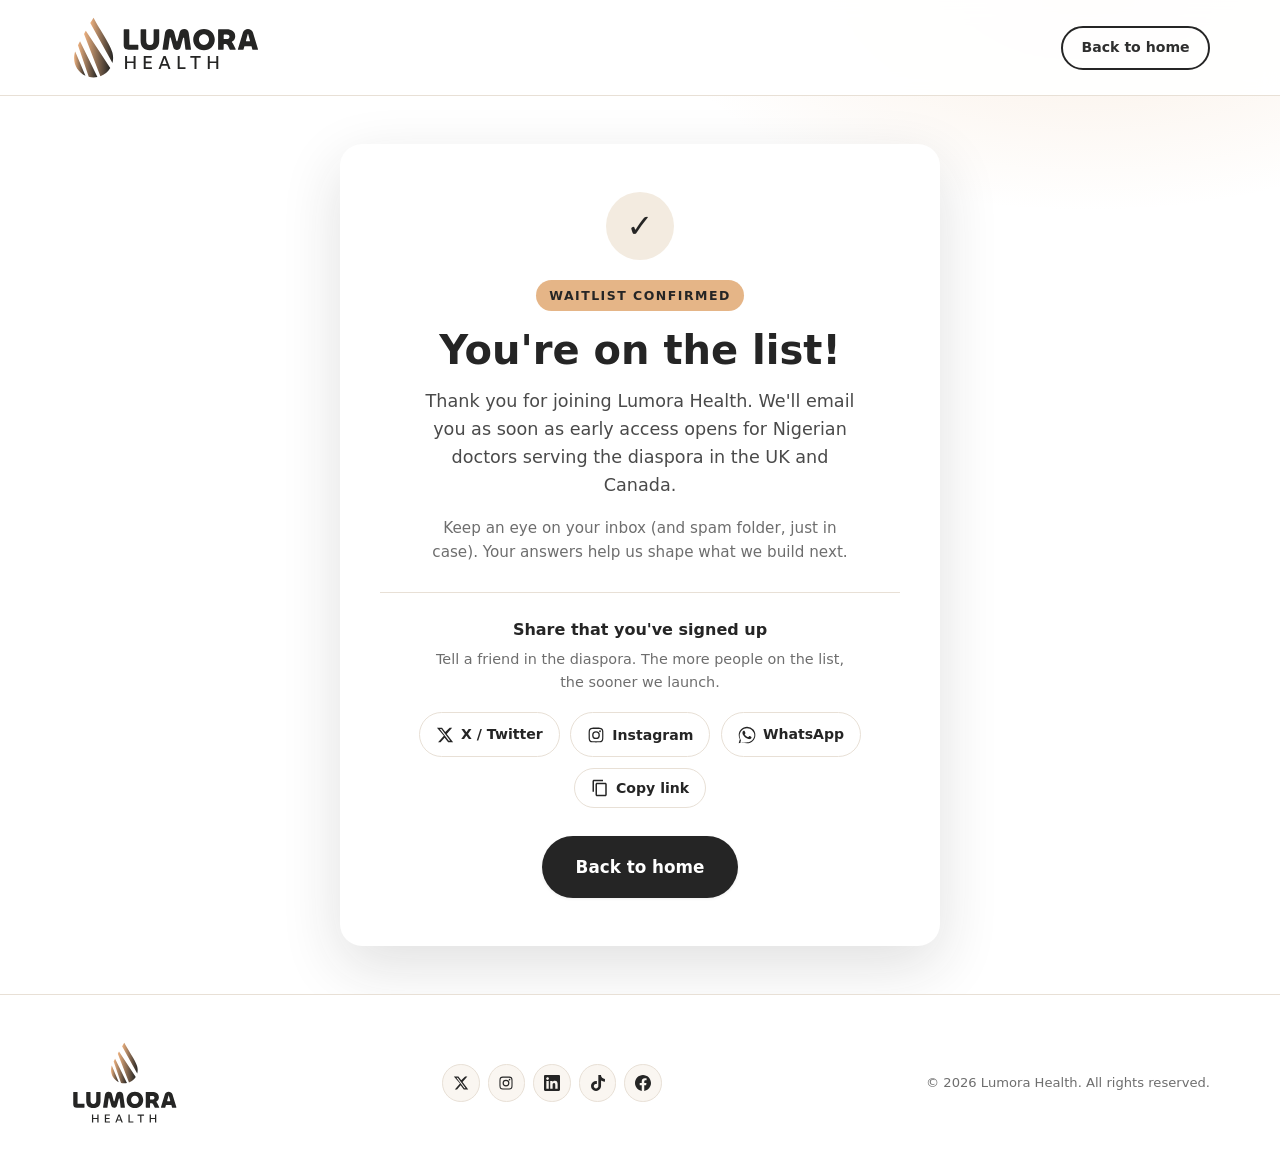
<file: success.html>
<!DOCTYPE html>
<html lang="en">
<head>
  <meta charset="UTF-8" />
  <meta name="viewport" content="width=device-width, initial-scale=1.0" />
  <title>You're on the list | Lumora Health</title>
  <meta name="description" content="Thank you for joining the Lumora Health waitlist. We'll be in touch soon." />
  <meta name="robots" content="noindex" />
  <link rel="preconnect" href="https://api.fontshare.com" crossorigin />
  <link href="https://api.fontshare.com/v2/css?f[]=chillax@500,600,700&f[]=general-sans@400,500,600,700&display=swap" rel="stylesheet" />
  <link rel="stylesheet" href="styles.css" />
  <link rel="icon" href="assets/favicon.svg" type="image/svg+xml" />
  <link rel="icon" href="assets/favicon.png" type="image/png" sizes="32x32" />
  <link rel="apple-touch-icon" href="assets/favicon.png" />
</head>
<body class="success-page">

  <header class="site-header">
    <div class="container header-inner">
      <a href="index.html" class="brand" aria-label="Lumora Health home">
        <img class="brand-logo brand-logo-header" src="assets/logo-header.svg" width="168" height="60" alt="Lumora Health" />
      </a>
      <a href="index.html" class="btn btn-outline btn-sm">Back to home</a>
    </div>
  </header>

  <main class="success-main">
    <div class="container">
      <div class="success-card">
        <div class="success-icon" aria-hidden="true">✓</div>
        <p class="eyebrow">Waitlist confirmed</p>
        <h1>You're on the list!</h1>
        <p class="success-lede">
          Thank you for joining Lumora Health. We'll email you as soon as early access opens
          for Nigerian doctors serving the diaspora in the UK and Canada.
        </p>
        <p class="success-note">
          Keep an eye on your inbox (and spam folder, just in case). Your answers help us
          shape what we build next.
        </p>

        <div class="share-block">
          <p class="share-heading">Share that you've signed up</p>
          <p class="share-sub">Tell a friend in the diaspora. The more people on the list, the sooner we launch.</p>
          <div class="share-buttons" role="group" aria-label="Share options">
            <a class="share-btn share-x" id="shareX" href="#" target="_blank" rel="noopener noreferrer">
              <svg viewBox="0 0 24 24" width="18" height="18" aria-hidden="true"><path fill="currentColor" d="M18.244 2.25h3.308l-7.227 8.26 8.502 11.24H16.17l-4.714-6.231-5.401 6.231H2.744l7.727-8.835L1.254 2.25H8.08l4.253 5.622L18.244 2.25zm-1.161 17.52h1.833L7.084 4.126H5.117L17.083 19.77z"/></svg>
              X / Twitter
            </a>
            <button type="button" class="share-btn share-instagram" id="shareInstagram">
              <svg viewBox="0 0 24 24" width="18" height="18" aria-hidden="true"><path fill="currentColor" d="M12 2.16c3.2 0 3.58.01 4.85.07 3.25.15 4.77 1.69 4.92 4.92.06 1.27.07 1.65.07 4.85s-.01 3.58-.07 4.85c-.15 3.23-1.66 4.77-4.92 4.92-1.27.06-1.65.07-4.85.07s-3.58-.01-4.85-.07c-3.26-.15-4.77-1.7-4.92-4.92-.06-1.27-.07-1.65-.07-4.85s.01-3.58.07-4.85C2.38 3.92 3.9 2.38 7.15 2.23 8.42 2.17 8.8 2.16 12 2.16zm0 1.8c-3.15 0-3.52.01-4.76.07-2.25.1-3.29 1.17-3.39 3.39-.06 1.24-.07 1.61-.07 4.76s.01 3.52.07 4.76c.1 2.21 1.14 3.29 3.39 3.39 1.24.06 1.61.07 4.76.07s3.52-.01 4.76-.07c2.25-.1 3.29-1.18 3.39-3.39.06-1.24.07-1.61.07-4.76s-.01-3.52-.07-4.76c-.1-2.22-1.14-3.29-3.39-3.39-1.24-.06-1.61-.07-4.76-.07zm0 3.06a5.16 5.16 0 1 1 0 10.32 5.16 5.16 0 0 1 0-10.32zm0 8.52a3.36 3.36 0 1 0 0-6.72 3.36 3.36 0 0 0 0 6.72zm5.34-9.78a1.2 1.2 0 1 1 0 2.41 1.2 1.2 0 0 1 0-2.41z"/></svg>
              Instagram
            </button>
            <a class="share-btn share-whatsapp" id="shareWhatsApp" href="#" target="_blank" rel="noopener noreferrer">
              <svg viewBox="0 0 24 24" width="18" height="18" aria-hidden="true"><path fill="currentColor" d="M17.47 14.38c-.3-.15-1.77-.87-2.04-.97-.27-.1-.47-.15-.67.15-.2.3-.77.97-.95 1.17-.17.2-.35.22-.65.07-.3-.15-1.27-.47-2.42-1.5-.9-.8-1.5-1.78-1.68-2.08-.17-.3-.02-.46.13-.61.14-.14.3-.35.45-.52.15-.17.2-.3.3-.5.1-.2.05-.37-.02-.52-.08-.15-.67-1.62-.92-2.22-.24-.58-.49-.5-.67-.51h-.57c-.2 0-.52.07-.8.37-.27.3-1.04 1.02-1.04 2.48s1.07 2.87 1.22 3.07c.15.2 2.1 3.2 5.08 4.48.71.31 1.26.49 1.69.63.71.23 1.36.2 1.87.12.57-.09 1.77-.72 2.02-1.42.25-.7.25-1.3.17-1.42-.07-.12-.27-.2-.57-.35zM12.05 21.8h-.01a9.8 9.8 0 0 1-5-.14l-.36-.13-3.72.98 1-3.63-.24-.37a9.8 9.8 0 0 1-1.5-5.22C2.22 7.4 6.58 3 11.99 3c2.62 0 5.08 1.02 6.93 2.87A9.74 9.74 0 0 1 21.8 12c0 5.4-4.4 9.8-9.75 9.8zm8.45-17.25A11.8 11.8 0 0 0 12.04 1C5.91 1 .95 5.95.95 12.1c0 1.97.51 3.89 1.49 5.58L.9 23.1l5.55-1.46a11.9 11.9 0 0 0 5.58 1.42h.01c6.13 0 11.1-4.96 11.1-11.1 0-2.97-1.16-5.76-3.26-7.86z"/></svg>
              WhatsApp
            </a>
            <button type="button" class="share-btn share-copy" id="shareCopy">
              <svg viewBox="0 0 24 24" width="18" height="18" aria-hidden="true"><path fill="currentColor" d="M16 1H4c-1.1 0-2 .9-2 2v14h2V3h12V1zm3 4H8c-1.1 0-2 .9-2 2v14c0 1.1.9 2 2 2h11c1.1 0 2-.9 2-2V7c0-1.1-.9-2-2-2zm0 16H8V7h11v14z"/></svg>
              Copy link
            </button>
          </div>
          <p class="share-feedback" id="shareFeedback" hidden></p>
        </div>

        <div class="success-actions">
          <a href="index.html" class="btn btn-primary btn-lg">Back to home</a>
        </div>
      </div>
    </div>
  </main>

  <footer class="site-footer success-footer">
    <div class="container footer-inner">
      <div class="footer-brand">
        <img class="brand-logo brand-logo-footer" src="assets/logo-footer.svg" width="128" height="104" alt="Lumora Health" />
      </div>
      <nav class="footer-social" aria-label="Social media">
        <a href="https://x.com/lumorahealth" target="_blank" rel="noopener noreferrer">
          <svg viewBox="0 0 24 24" width="16" height="16" aria-hidden="true"><path fill="currentColor" d="M18.244 2.25h3.308l-7.227 8.26 8.502 11.24H16.17l-4.714-6.231-5.401 6.231H2.744l7.727-8.835L1.254 2.25H8.08l4.253 5.622L18.244 2.25zm-1.161 17.52h1.833L7.084 4.126H5.117L17.083 19.77z"/></svg>
          <span class="visually-hidden">X / Twitter</span>
        </a>
        <a href="https://www.instagram.com/lumorahealthcare/" target="_blank" rel="noopener noreferrer">
          <svg viewBox="0 0 24 24" width="16" height="16" aria-hidden="true"><path fill="currentColor" d="M12 2.16c3.2 0 3.58.01 4.85.07 3.25.15 4.77 1.69 4.92 4.92.06 1.27.07 1.65.07 4.85s-.01 3.58-.07 4.85c-.15 3.23-1.66 4.77-4.92 4.92-1.27.06-1.65.07-4.85.07s-3.58-.01-4.85-.07c-3.26-.15-4.77-1.7-4.92-4.92-.06-1.27-.07-1.65-.07-4.85s.01-3.58.07-4.85C2.38 3.92 3.9 2.38 7.15 2.23 8.42 2.17 8.8 2.16 12 2.16zm0 1.8c-3.15 0-3.52.01-4.76.07-2.25.1-3.29 1.17-3.39 3.39-.06 1.24-.07 1.61-.07 4.76s.01 3.52.07 4.76c.1 2.21 1.14 3.29 3.39 3.39 1.24.06 1.61.07 4.76.07s3.52-.01 4.76-.07c2.25-.1 3.29-1.18 3.39-3.39.06-1.24.07-1.61.07-4.76s-.01-3.52-.07-4.76c-.1-2.22-1.14-3.29-3.39-3.39-1.24-.06-1.61-.07-4.76-.07zm0 3.06a5.16 5.16 0 1 1 0 10.32 5.16 5.16 0 0 1 0-10.32zm0 8.52a3.36 3.36 0 1 0 0-6.72 3.36 3.36 0 0 0 0 6.72zm5.34-9.78a1.2 1.2 0 1 1 0 2.41 1.2 1.2 0 0 1 0-2.41z"/></svg>
          <span class="visually-hidden">Instagram</span>
        </a>
        <a href="https://www.linkedin.com/company/lumorahealth/" target="_blank" rel="noopener noreferrer">
          <svg viewBox="0 0 24 24" width="16" height="16" aria-hidden="true"><path fill="currentColor" d="M20.447 20.452h-3.554v-5.569c0-1.328-.027-3.037-1.852-3.037-1.853 0-2.136 1.445-2.136 2.939v5.667H9.351V9h3.414v1.561h.046c.477-.9 1.637-1.85 3.37-1.85 3.601 0 4.267 2.37 4.267 5.455v6.286zM5.337 7.433c-1.144 0-2.063-.926-2.063-2.065 0-1.138.92-2.063 2.063-2.063 1.14 0 2.064.925 2.064 2.063 0 1.139-.925 2.065-2.064 2.065zm1.782 13.019H3.555V9h3.564v11.452zM22.225 0H1.771C.792 0 0 .774 0 1.729v20.542C0 23.227.792 24 1.771 24h20.451C23.2 24 24 23.227 24 22.271V1.729C24 .774 23.2 0 22.222 0h.003z"/></svg>
          <span class="visually-hidden">LinkedIn</span>
        </a>
        <a href="https://www.tiktok.com/@lumorahealthcare" target="_blank" rel="noopener noreferrer">
          <svg viewBox="0 0 24 24" width="16" height="16" aria-hidden="true"><path fill="currentColor" d="M12.525.02c1.31-.02 2.61-.01 3.91-.02.08 1.53.63 3.09 1.75 4.17 1.12 1.11 2.7 1.62 4.24 1.79v4.03c-1.44-.05-2.89-.35-4.2-.97-.57-.26-1.1-.59-1.62-.93-.01 2.92.01 5.84-.02 8.75-.08 1.4-.54 2.79-1.35 3.94-1.31 1.92-3.58 3.17-5.91 3.21-1.43.08-2.86-.31-4.08-1.03-2.02-1.19-3.44-3.37-3.65-5.71-.02-.5-.03-1-.01-1.49.18-1.9 1.12-3.72 2.58-4.96 1.66-1.44 3.98-2.13 6.15-1.72.02 1.48-.04 2.96-.04 4.44-.99-.32-2.15-.23-3.02.37-.63.41-1.11 1.04-1.38 1.75-.21.51-.15 1.07-.14 1.61.24 1.64 1.82 3.02 3.5 2.87 1.12-.01 2.19-.66 2.77-1.61.19-.33.4-.67.41-1.06.1-1.79.06-3.57.07-5.36.01-4.03-.01-8.05.02-12.07z"/></svg>
          <span class="visually-hidden">TikTok</span>
        </a>
        <a href="https://www.facebook.com/profile.php?id=61594473261730" target="_blank" rel="noopener noreferrer">
          <svg viewBox="0 0 24 24" width="16" height="16" aria-hidden="true"><path fill="currentColor" d="M24 12.073c0-6.627-5.373-12-12-12s-12 5.373-12 12c0 5.99 4.388 10.954 10.125 11.854v-8.385H7.078v-3.47h3.047V9.43c0-3.007 1.792-4.669 4.533-4.669 1.312 0 2.686.235 2.686.235v2.953H15.83c-1.491 0-1.956.925-1.956 1.874v2.25h3.328l-.532 3.47h-2.796v8.385C19.612 23.027 24 18.062 24 12.073z"/></svg>
          <span class="visually-hidden">Facebook</span>
        </a>
      </nav>
      <p class="footer-note">© <span id="year"></span> Lumora Health. All rights reserved.</p>
    </div>
  </footer>

  <script src="script.js"></script>
  <script>
    document.getElementById("year").textContent = new Date().getFullYear();

    const siteUrl = window.location.origin + "/index.html";
    const shareText =
      "I just signed up for Lumora Health! Connecting Africans in the diaspora with trusted doctors back home. Join the waitlist:";
    const tweetText =
      "I just signed up for @lumorahealth! Connecting Africans in the diaspora with trusted doctors back home. Join the waitlist:";
    const instagramText =
      "I just signed up for @lumorahealthcare! Connecting Africans in the diaspora with trusted doctors back home. Join the waitlist:";
    const shareMessage = shareText + " " + siteUrl;
    const instagramMessage = instagramText + " " + siteUrl;

    const feedback = document.getElementById("shareFeedback");

    function showFeedback(message) {
      feedback.hidden = false;
      feedback.textContent = message;
      clearTimeout(showFeedback._timer);
      showFeedback._timer = setTimeout(() => {
        feedback.hidden = true;
      }, 3500);
    }

    document.getElementById("shareX").href =
      "https://twitter.com/intent/tweet?text=" + encodeURIComponent(tweetText) +
      "&url=" + encodeURIComponent(siteUrl);

    document.getElementById("shareWhatsApp").href =
      "https://wa.me/?text=" + encodeURIComponent(shareMessage);

    document.getElementById("shareCopy").addEventListener("click", async () => {
      try {
        await navigator.clipboard.writeText(shareMessage);
        showFeedback("Copied! Paste it anywhere to share.");
      } catch (_) {
        showFeedback("Couldn't copy automatically. Select and copy the message yourself.");
      }
    });

    // Instagram has no web share intent for posts — copy the caption, then open Instagram.
    document.getElementById("shareInstagram").addEventListener("click", async () => {
      try {
        await navigator.clipboard.writeText(instagramMessage);
        showFeedback("Caption copied. Paste it into your Instagram post or story.");
      } catch (_) {
        showFeedback("Copy this message, then open Instagram to paste it.");
      }
      window.open("https://www.instagram.com/", "_blank", "noopener,noreferrer");
    });
  </script>
</body>
</html>
</file>
<file: styles.css>
/* ============================================================
   Lumora Health: Landing / Waitlist styles
   ============================================================ */

:root {
  /* Brand system from Logo design style sheet */
  --warm-sand: #E9DDCA;
  --white: #FFFFFF;
  --gold-sand: #E5B587;
  --deep-charcoal: #252525;
  --green-900: #252525;
  --green-800: #2f2f2f;
  --green-700: #252525;
  --green-600: #3d3d3d;
  --green-100: #f3ebe0;
  --green-50: #faf6f1;
  --gold: #E5B587;
  --gold-dark: #d4a06f;
  --ink: #252525;
  --ink-soft: #4a4a4a;
  --ink-faint: #6e6e6e;
  --surface: #ffffff;
  --bg: #ffffff;
  --line: #e8e0d6;
  --danger: #c73e3e;
  --radius: 14px;
  --radius-lg: 22px;
  --shadow-sm: 0 1px 3px rgba(37, 37, 37, 0.08);
  --shadow-md: 0 8px 30px rgba(37, 37, 37, 0.1);
  --shadow-lg: 0 20px 60px rgba(37, 37, 37, 0.14);
  --font-display: "Chillax", "General Sans", system-ui, sans-serif;
  --font-body: "General Sans", system-ui, -apple-system, sans-serif;
}

* { box-sizing: border-box; }

html { scroll-behavior: smooth; }

[id] { scroll-margin-top: 90px; }

[hidden] { display: none !important; }

body {
  margin: 0;
  font-family: var(--font-body);
  color: var(--ink);
  background: var(--bg);
  line-height: 1.6;
  -webkit-font-smoothing: antialiased;
}

img { max-width: 100%; }

h1, h2, h3 {
  font-family: var(--font-display);
  line-height: 1.15;
  margin: 0 0 0.5em;
  color: var(--ink);
}

h1 { font-size: clamp(2.3rem, 5vw, 3.6rem); font-weight: 700; }
h2 { font-size: clamp(1.7rem, 3.5vw, 2.4rem); font-weight: 600; }
h3 { font-size: 1.15rem; font-weight: 600; font-family: var(--font-body); }

p { margin: 0 0 1em; }

a { color: var(--green-700); }

.container {
  width: min(1140px, 100% - 2.5rem);
  margin-inline: auto;
}

.container-narrow { width: min(760px, 100% - 2.5rem); }

.eyebrow {
  display: inline-block;
  font-size: 0.78rem;
  font-weight: 700;
  letter-spacing: 0.12em;
  text-transform: uppercase;
  color: var(--ink);
  background: var(--gold);
  padding: 0.35rem 0.85rem;
  border-radius: 999px;
  margin-bottom: 1rem;
}

.section { padding: 5.5rem 0; }
.section-tinted { background: color-mix(in srgb, var(--warm-sand) 55%, white); }

.section-head { text-align: center; max-width: 640px; margin: 0 auto 3rem; }
.section-sub { color: var(--ink-soft); font-size: 1.05rem; }

/* ---------- Buttons ---------- */
.btn {
  display: inline-flex;
  align-items: center;
  justify-content: center;
  gap: 0.5rem;
  font-family: var(--font-body);
  font-weight: 600;
  font-size: 0.95rem;
  padding: 0.75rem 1.5rem;
  border-radius: 999px;
  border: 2px solid transparent;
  cursor: pointer;
  text-decoration: none;
  transition: transform 0.15s ease, box-shadow 0.15s ease, background 0.15s ease;
  white-space: nowrap;
}

.btn:hover { transform: translateY(-1px); }
.btn:active { transform: translateY(0); }

.btn-primary {
  background: var(--green-700);
  color: #fff;
  box-shadow: var(--shadow-sm);
}
.btn-primary:hover { background: var(--green-600); box-shadow: var(--shadow-md); }

.btn-outline {
  background: transparent;
  color: var(--green-800);
  border-color: var(--green-700);
}
.btn-outline:hover { background: var(--green-100); }

.btn-gold {
  background: var(--gold);
  color: var(--green-900);
}
.btn-gold:hover { background: #eec9a0; }

.btn-ghost {
  background: transparent;
  color: var(--ink-soft);
}
.btn-ghost:hover { background: var(--green-50); }

.btn-lg { padding: 0.95rem 2rem; font-size: 1.05rem; }
.btn-sm { padding: 0.55rem 1.15rem; font-size: 0.88rem; }

/* ---------- Header ---------- */
.site-header {
  position: sticky;
  top: 0;
  z-index: 50;
  background: rgba(255, 255, 255, 0.92);
  backdrop-filter: blur(10px);
  border-bottom: 1px solid var(--line);
}

.header-inner {
  display: flex;
  align-items: center;
  justify-content: space-between;
  gap: 1.5rem;
  padding: 0.85rem 0;
}

.brand {
  display: flex;
  align-items: center;
  flex-shrink: 0;
  text-decoration: none;
  line-height: 0;
  overflow: visible;
}

.brand-logo {
  display: block;
  height: auto;
  width: auto;
  max-width: none;
  overflow: visible;
}

.brand-logo-header {
  height: 4.25rem;
  width: auto;
  object-fit: contain;
  object-position: left center;
}

.brand-logo-footer {
  height: 5.5rem;
  width: auto;
  object-fit: contain;
  object-position: left center;
}

.brand-name {
  font-family: var(--font-display);
  font-weight: 700;
  font-size: 1.3rem;
  color: var(--green-900);
}

.brand-accent { color: var(--gold-dark); }

.site-nav { display: flex; gap: 1.75rem; }

.site-nav a {
  text-decoration: none;
  color: var(--ink-soft);
  font-weight: 500;
  font-size: 0.93rem;
  transition: color 0.15s;
}

.site-nav a:hover { color: var(--green-700); }

.header-actions { display: flex; align-items: center; gap: 0.75rem; }

.nav-toggle {
  display: none;
  flex-direction: column;
  gap: 5px;
  background: none;
  border: none;
  padding: 0.5rem;
  cursor: pointer;
}

.nav-toggle span {
  width: 22px;
  height: 2px;
  background: var(--ink);
  border-radius: 2px;
  transition: transform 0.2s, opacity 0.2s;
}

/* ---------- Hero ---------- */
.hero {
  position: relative;
  padding: 4.5rem 0 5rem;
  background:
    radial-gradient(60rem 30rem at 110% -10%, rgba(229, 181, 135, 0.28), transparent 60%),
    radial-gradient(50rem 28rem at -15% 110%, rgba(37, 37, 37, 0.06), transparent 60%),
    var(--bg);
  overflow: hidden;
}


.hero-geo {
  position: absolute;
  inset: 0;
  pointer-events: none;
  overflow: hidden;
  z-index: 0;
}

.wave-layer {
  position: absolute;
  left: -10%;
  width: 220%;
  height: 42%;
  bottom: 0;
}

.wave-layer path { fill: currentColor; }

.wave-layer-1 {
  bottom: -6%;
  color: rgba(229, 181, 135, 0.22);
  animation: wave-flow 16s ease-in-out infinite;
}

.wave-layer-2 {
  bottom: -2%;
  height: 36%;
  color: rgba(233, 221, 202, 0.4);
  animation: wave-flow 12s ease-in-out 0.6s infinite reverse;
}

.wave-layer-3 {
  bottom: -10%;
  height: 46%;
  color: rgba(37, 37, 37, 0.05);
  animation: wave-flow 20s ease-in-out 1.2s infinite;
}

@keyframes wave-flow {
  0% { transform: translateX(0) translateY(0); }
  25% { transform: translateX(-6%) translateY(-10px); }
  50% { transform: translateX(-12%) translateY(6px); }
  75% { transform: translateX(-6%) translateY(-8px); }
  100% { transform: translateX(0) translateY(0); }
}

.hero-inner {
  position: relative;
  z-index: 1;
  display: grid;
  grid-template-columns: 1.1fr 0.9fr;
  gap: 3.5rem;
  align-items: center;
}

.hero-copy h1 em {
  font-style: italic;
  color: var(--gold-dark);
}

.lede {
  font-size: 1.15rem;
  color: var(--ink-soft);
  max-width: 34rem;
  margin-bottom: 1.75rem;
}

.hero-cta { display: flex; flex-wrap: wrap; gap: 0.85rem; }

.hero-proof {
  display: flex;
  gap: 2.25rem;
  flex-wrap: wrap;
  margin-top: 2.5rem;
}

/* display:flex above would override the hidden attribute and leave the row on screen.
   Remove hidden from .hero-proof in index.html to show the stats again; the top margin
   only applies while the row is visible, so hiding it does not leave a gap. */
.hero-proof[hidden] {
  display: none !important;
}

.proof-item strong {
  display: block;
  font-family: var(--font-display);
  font-size: 1.7rem;
  color: var(--green-800);
}

.proof-item span { font-size: 0.85rem; color: var(--ink-faint); }

/* Hero cards */
.hero-visual {
  position: relative;
  min-height: 420px;
}

.hero-card {
  position: absolute;
  background: var(--surface);
  border-radius: var(--radius-lg);
  box-shadow: var(--shadow-lg);
  padding: 1.25rem 1.4rem;
}

.hero-card-main {
  top: 8%;
  left: 4%;
  right: 18%;
  display: flex;
  gap: 1rem;
  align-items: center;
  animation: float 7s ease-in-out infinite;
}

.hc-avatar, .qa-avatar {
  width: 58px;
  height: 58px;
  flex-shrink: 0;
  border-radius: 50%;
  display: grid;
  place-items: center;
  font-weight: 700;
  color: #fff;
  background: linear-gradient(135deg, var(--green-600), var(--green-800));
  font-size: 1.1rem;
}

.hc-name { font-weight: 700; margin: 0; }
.hc-meta, .hc-langs { font-size: 0.82rem; color: var(--ink-faint); margin: 0; }

.hc-status {
  display: inline-flex;
  align-items: center;
  gap: 0.4rem;
  font-size: 0.78rem;
  font-weight: 600;
  color: var(--green-700);
  margin-top: 0.35rem;
}

.hc-status .dot {
  width: 8px;
  height: 8px;
  border-radius: 50%;
  background: #E5B587;
  box-shadow: 0 0 0 3px rgba(229, 181, 135, 0.35);
  animation: pulse 2s infinite;
}

.hero-card-chat {
  top: 46%;
  right: 0;
  left: 28%;
  background: var(--green-800);
  color: #f7efe4;
  font-size: 0.92rem;
  animation: float 7s ease-in-out 0.8s infinite;
}

.hero-card-chat p { margin: 0; }

.hero-card-stat {
  bottom: 4%;
  left: 10%;
  text-align: center;
  animation: float 7s ease-in-out 1.6s infinite;
}

.hc-big {
  font-family: var(--font-display);
  font-size: 1.6rem;
  font-weight: 700;
  color: var(--green-700);
  margin: 0;
}

.hc-small { font-size: 0.78rem; color: var(--ink-faint); margin: 0; }

@keyframes float {
  0%, 100% { transform: translateY(0); }
  50% { transform: translateY(-9px); }
}

@keyframes pulse {
  0%, 100% { box-shadow: 0 0 0 3px rgba(229, 181, 135, 0.35); }
  50% { box-shadow: 0 0 0 6px rgba(229, 181, 135, 0.12); }
}

/* ---------- Problem strip ---------- */
.problem-strip {
  background: var(--green-900);
  color: #E9DDCA;
  padding: 2rem 0;
  text-align: center;
}

.problem-strip p {
  margin: 0 auto;
  max-width: 56rem;
  font-size: 1.05rem;
}

.problem-strip strong { color: var(--gold); }

/* ---------- Steps ---------- */
.steps-grid {
  display: grid;
  grid-template-columns: repeat(3, 1fr);
  gap: 1.5rem;
}

.step-card {
  background: var(--surface);
  border: 1px solid var(--line);
  border-radius: var(--radius-lg);
  padding: 2rem 1.75rem;
  position: relative;
  transition: transform 0.2s, box-shadow 0.2s;
}

.step-card:hover { transform: translateY(-4px); box-shadow: var(--shadow-md); }

.step-num {
  display: inline-grid;
  place-items: center;
  width: 42px;
  height: 42px;
  border-radius: 50%;
  background: var(--green-100);
  color: var(--green-800);
  font-family: var(--font-display);
  font-weight: 700;
  font-size: 1.2rem;
  margin-bottom: 1.1rem;
}

.step-card p { color: var(--ink-soft); font-size: 0.95rem; margin: 0; }

/* ---------- Features ---------- */
.features-grid {
  display: grid;
  grid-template-columns: repeat(3, 1fr);
  gap: 1.5rem;
}

.feature-card {
  background: var(--surface);
  border-radius: var(--radius-lg);
  padding: 1.9rem 1.7rem;
  box-shadow: var(--shadow-sm);
  transition: transform 0.2s, box-shadow 0.2s;
}

.feature-card:hover { transform: translateY(-4px); box-shadow: var(--shadow-md); }

.feature-icon { font-size: 1.9rem; margin-bottom: 0.9rem; }

.feature-card p { color: var(--ink-soft); font-size: 0.95rem; margin: 0; }

/* ---------- For doctors ---------- */
.doctors-split {
  display: grid;
  grid-template-columns: 1.1fr 0.9fr;
  gap: 3.5rem;
  align-items: center;
}

.doctors-copy > p { color: var(--ink-soft); max-width: 33rem; }

.check-list {
  list-style: none;
  padding: 0;
  margin: 1.5rem 0 2rem;
  display: grid;
  gap: 0.8rem;
}

.check-list li {
  padding-left: 2rem;
  position: relative;
  color: var(--ink-soft);
}

.check-list li::before {
  content: "✓";
  position: absolute;
  left: 0;
  top: 0;
  width: 22px;
  height: 22px;
  border-radius: 50%;
  background: var(--green-100);
  color: var(--green-700);
  font-weight: 700;
  font-size: 0.8rem;
  display: grid;
  place-items: center;
}

.quote-card {
  background: var(--green-900);
  color: #f3ebe0;
  border-radius: var(--radius-lg);
  padding: 2.25rem 2rem;
  box-shadow: var(--shadow-lg);
}

.quote-card > p {
  font-family: var(--font-display);
  font-size: 1.25rem;
  line-height: 1.5;
}

.quote-card em { color: var(--gold); font-style: italic; }

.quote-author { display: flex; align-items: center; gap: 0.9rem; margin-top: 1.5rem; }

.qa-avatar { background: linear-gradient(135deg, var(--gold), var(--gold-dark)); color: var(--green-900); width: 48px; height: 48px; }

.qa-name { font-weight: 700; margin: 0; }
.qa-meta { font-size: 0.82rem; color: #b8a996; margin: 0; }

/* ---------- Waitlist ---------- */
.section-waitlist {
  background:
    radial-gradient(45rem 22rem at 85% 0%, rgba(229, 181, 135, 0.22), transparent 60%),
    var(--green-50);
}

.waitlist-page .section-waitlist {
  min-height: calc(100vh - 10rem);
  padding-top: 4.5rem;
}

.waitlist-card {
  max-width: 780px;
  margin: 0 auto;
  background: var(--surface);
  border-radius: var(--radius-lg);
  box-shadow: var(--shadow-lg);
  overflow: hidden;
}

.form-tabs {
  display: grid;
  grid-template-columns: 1fr 1fr;
  background: var(--green-50);
  border-bottom: 1px solid var(--line);
}

.form-tab {
  display: flex;
  align-items: center;
  justify-content: center;
  gap: 0.8rem;
  padding: 1.2rem 1rem;
  background: transparent;
  border: none;
  border-bottom: 3px solid transparent;
  cursor: pointer;
  font-family: var(--font-body);
  transition: background 0.15s;
}

.form-tab:hover { background: rgba(37, 37, 37, 0.05); }

.form-tab.is-active {
  background: var(--surface);
  border-bottom-color: var(--green-700);
}

.tab-icon { font-size: 1.5rem; }

.tab-label { text-align: left; line-height: 1.3; }
.tab-label strong { display: block; font-size: 0.98rem; color: var(--ink); }
.tab-label small { color: var(--ink-faint); font-size: 0.8rem; }

.form-panel { padding: 2.25rem 2.5rem 2.5rem; }
.form-panel[hidden] { display: none; }

/* Progress */
.progress-track {
  height: 6px;
  border-radius: 999px;
  background: var(--green-100);
  overflow: hidden;
  margin-bottom: 0.75rem;
}

.progress-fill {
  height: 100%;
  width: 33.33%;
  border-radius: inherit;
  background: linear-gradient(90deg, var(--green-600), var(--green-700));
  transition: width 0.35s ease;
}

.step-indicator {
  font-size: 0.8rem;
  font-weight: 600;
  color: var(--ink-faint);
  text-transform: uppercase;
  letter-spacing: 0.08em;
  margin-bottom: 1.5rem;
}

/* Steps */
.form-step {
  border: none;
  padding: 0;
  margin: 0;
  display: none;
}

.form-step.is-active { display: block; animation: stepIn 0.3s ease; }

@keyframes stepIn {
  from { opacity: 0; transform: translateX(12px); }
  to { opacity: 1; transform: translateX(0); }
}

.form-step legend {
  font-family: var(--font-display);
  font-size: 1.35rem;
  font-weight: 600;
  margin-bottom: 1.25rem;
  padding: 0;
}

/* Fields */
.field { margin-bottom: 1.25rem; }

.field-row {
  display: grid;
  grid-template-columns: 1fr 1fr;
  gap: 1.1rem;
}

.phone-split {
  display: grid;
  grid-template-columns: minmax(7.5rem, 9rem) 1fr;
  gap: 0.6rem;
}

.phone-split select,
.phone-split input {
  width: 100%;
  padding: 0.75rem 0.95rem;
  border: 1.5px solid var(--line);
  border-radius: var(--radius);
  font-family: var(--font-body);
  font-size: 0.95rem;
  color: var(--ink);
  background: #fff;
  transition: border-color 0.15s, box-shadow 0.15s;
}

.phone-split select:focus,
.phone-split input:focus {
  outline: none;
  border-color: var(--green-600);
  box-shadow: 0 0 0 3px rgba(229, 181, 135, 0.35);
}

.field-other {
  margin-top: 0.85rem;
}

.field-other[hidden] {
  display: none !important;
}

.licence-council-display {
  margin: 0;
  padding: 0.75rem 0.95rem;
  border: 1.5px solid var(--line);
  border-radius: var(--radius);
  background: var(--green-50);
  color: var(--ink);
  font-size: 0.95rem;
  font-weight: 600;
  min-height: 3rem;
  display: flex;
  align-items: center;
}

.licence-council-display.is-placeholder {
  color: var(--ink-faint);
  font-weight: 500;
}

.field label,
.group-label {
  display: block;
  font-weight: 600;
  font-size: 0.9rem;
  margin-bottom: 0.45rem;
}

.group-label small { font-weight: 400; color: var(--ink-faint); }

.req { color: var(--danger); }

.field input[type="text"],
.field input[type="email"],
.field input[type="tel"],
.field select,
.field textarea {
  width: 100%;
  padding: 0.75rem 0.95rem;
  border: 1.5px solid var(--line);
  border-radius: var(--radius);
  font-family: var(--font-body);
  font-size: 0.95rem;
  color: var(--ink);
  background: #fff;
  transition: border-color 0.15s, box-shadow 0.15s;
}

.field textarea { resize: vertical; }

.field input:focus,
.field select:focus,
.field textarea:focus {
  outline: none;
  border-color: var(--green-600);
  box-shadow: 0 0 0 3px rgba(229, 181, 135, 0.35);
}

.field.has-error input,
.field.has-error select {
  border-color: var(--danger);
}

.field-error {
  display: none;
  color: var(--danger);
  font-size: 0.82rem;
  margin: 0.35rem 0 0;
}

.field.has-error .field-error { display: block; }

.field-hint {
  font-size: 0.8rem;
  color: var(--ink-faint);
  margin: 0.35rem 0 0;
}

/* Honeypot — hidden from people, visible to naive bots */
.hp-field {
  position: absolute;
  left: -10000px;
  top: auto;
  width: 1px;
  height: 1px;
  overflow: hidden;
}

/* Chips */
.chip-group {
  display: flex;
  flex-wrap: wrap;
  gap: 0.6rem;
}

.chip { cursor: pointer; }

.chip input {
  position: absolute;
  opacity: 0;
  pointer-events: none;
}

.chip span {
  display: inline-block;
  padding: 0.55rem 1.05rem;
  border: 1.5px solid var(--line);
  border-radius: 999px;
  font-size: 0.88rem;
  color: var(--ink-soft);
  background: #fff;
  transition: all 0.15s;
  user-select: none;
}

.chip:hover span { border-color: var(--green-600); }

.chip input:checked + span {
  background: var(--green-700);
  border-color: var(--green-700);
  color: #fff;
  font-weight: 600;
}

.chip input:focus-visible + span {
  box-shadow: 0 0 0 3px rgba(229, 181, 135, 0.4);
}

/* Consent */
.consent {
  display: flex !important;
  align-items: flex-start;
  gap: 0.65rem;
  font-weight: 400 !important;
  font-size: 0.88rem !important;
  color: var(--ink-soft);
  cursor: pointer;
}

.consent input {
  margin-top: 0.2rem;
  width: 17px;
  height: 17px;
  accent-color: var(--green-700);
  flex-shrink: 0;
}

/* Form nav */
.form-nav {
  display: flex;
  justify-content: space-between;
  gap: 1rem;
  margin-top: 1.75rem;
  padding-top: 1.5rem;
  border-top: 1px solid var(--line);
}

.form-nav .btn-next,
.form-nav .btn-submit { margin-left: auto; }

/* Success */
.success-icon {
  width: 68px;
  height: 68px;
  margin: 0 auto 1.25rem;
  border-radius: 50%;
  background: var(--green-100);
  color: var(--green-700);
  font-size: 2rem;
  font-weight: 700;
  display: grid;
  place-items: center;
  animation: pop 0.4s cubic-bezier(0.2, 1.4, 0.5, 1);
}

@keyframes pop {
  from { transform: scale(0.4); opacity: 0; }
  to { transform: scale(1); opacity: 1; }
}

/* ---------- Success page ---------- */
.success-page {
  min-height: 100vh;
  min-height: 100dvh;
  display: flex;
  flex-direction: column;
  background:
    radial-gradient(45rem 22rem at 85% 0%, rgba(229, 181, 135, 0.22), transparent 60%),
    radial-gradient(40rem 20rem at 10% 100%, rgba(37, 37, 37, 0.05), transparent 55%),
    var(--bg);
}

.success-page .site-header {
  position: relative;
  flex-shrink: 0;
}

.success-main {
  flex: 1 0 auto;
  display: flex;
  align-items: center;
  justify-content: center;
  padding: 3rem 0;
}

.success-footer {
  flex-shrink: 0;
  margin-top: auto;
  width: 100%;
  background: var(--surface);
}

.success-card {
  max-width: 600px;
  margin: 0 auto;
  background: var(--surface);
  border-radius: var(--radius-lg);
  box-shadow: var(--shadow-lg);
  padding: 3rem 2.5rem;
  text-align: center;
}

.success-card .eyebrow { margin-bottom: 1rem; }

.success-card h1 {
  font-size: clamp(1.9rem, 4vw, 2.5rem);
  margin-bottom: 0.85rem;
}

.success-lede {
  color: var(--ink-soft);
  font-size: 1.1rem;
  margin: 0 auto 1rem;
  max-width: 28rem;
}

.success-note {
  color: var(--ink-faint);
  font-size: 0.95rem;
  margin: 0 auto 1.75rem;
  max-width: 26rem;
}

.share-block {
  border-top: 1px solid var(--line);
  padding-top: 1.5rem;
  margin-bottom: 1.75rem;
}

.share-heading {
  font-family: var(--font-body);
  font-weight: 700;
  font-size: 1rem;
  color: var(--ink);
  margin: 0 0 0.35rem;
}

.share-sub {
  color: var(--ink-faint);
  font-size: 0.9rem;
  margin: 0 auto 1.1rem;
  max-width: 26rem;
}

.share-buttons {
  display: flex;
  flex-wrap: wrap;
  gap: 0.65rem;
  justify-content: center;
}

.share-btn {
  display: inline-flex;
  align-items: center;
  justify-content: center;
  gap: 0.45rem;
  padding: 0.65rem 1rem;
  border-radius: 999px;
  border: 1.5px solid var(--line);
  background: #fff;
  color: var(--ink);
  font-family: var(--font-body);
  font-size: 0.88rem;
  font-weight: 600;
  text-decoration: none;
  cursor: pointer;
  transition: transform 0.15s ease, border-color 0.15s ease, background 0.15s ease;
}

.share-btn:hover {
  transform: translateY(-1px);
  border-color: var(--green-600);
  background: var(--green-50);
}

.share-x:hover { border-color: #111; background: #f4f4f4; color: #111; }
.share-instagram:hover { border-color: #c13584; background: #fff0f7; color: #c13584; }
.share-whatsapp:hover { border-color: #25d366; background: #eefbf3; color: #128c7e; }

.share-feedback {
  margin: 0.9rem 0 0;
  font-size: 0.88rem;
  font-weight: 600;
  color: var(--green-700);
}

.success-actions {
  display: flex;
  flex-wrap: wrap;
  gap: 0.85rem;
  justify-content: center;
}

@media (max-width: 700px) {
  .success-card { padding: 2.25rem 1.4rem; }
  .success-actions { flex-direction: column; }
  .success-actions .btn { width: 100%; }
  .share-buttons { flex-direction: column; }
  .share-btn { width: 100%; }
}

/* ---------- FAQ ---------- */
.faq-list { display: grid; gap: 0.9rem; }

.faq-item {
  background: var(--surface);
  border: 1px solid var(--line);
  border-radius: var(--radius);
  padding: 0;
  overflow: hidden;
}

.faq-item summary {
  padding: 1.15rem 1.4rem;
  font-weight: 600;
  cursor: pointer;
  list-style: none;
  position: relative;
  padding-right: 3rem;
}

.faq-item summary::-webkit-details-marker { display: none; }

.faq-item summary::after {
  content: "+";
  position: absolute;
  right: 1.3rem;
  top: 50%;
  transform: translateY(-50%);
  font-size: 1.4rem;
  font-weight: 400;
  color: var(--green-700);
  transition: transform 0.2s;
}

.faq-item[open] summary::after { transform: translateY(-50%) rotate(45deg); }

.faq-item p {
  padding: 0 1.4rem 1.25rem;
  margin: 0;
  color: var(--ink-soft);
  font-size: 0.95rem;
}

/* ---------- Final CTA ---------- */
.final-cta {
  background:
    radial-gradient(40rem 20rem at 20% 120%, rgba(229, 181, 135, 0.28), transparent 55%),
    var(--green-900);
  color: #fff;
  text-align: center;
  padding: 5rem 0;
}

.final-cta h2 { color: #fff; }
.final-cta p { color: #E9DDCA; margin-bottom: 2rem; }

/* ---------- Footer ---------- */
.site-footer {
  background: var(--bg);
  border-top: 1px solid var(--line);
  padding: 2.75rem 0;
}

.footer-inner {
  display: flex;
  flex-wrap: wrap;
  align-items: center;
  justify-content: space-between;
  gap: 2rem;
}

.footer-brand {
  display: flex;
  align-items: center;
}

.footer-nav {
  display: flex;
  align-items: center;
  gap: 1.5rem;
  flex-wrap: wrap;
}

.footer-nav a {
  text-decoration: none;
  color: var(--ink-soft);
  font-size: 0.9rem;
}

.footer-nav a:hover { color: var(--green-700); }

.footer-social {
  display: flex;
  align-items: center;
  gap: 0.5rem;
}

.footer-social a {
  display: grid;
  place-items: center;
  width: 2.35rem;
  height: 2.35rem;
  border-radius: 50%;
  color: var(--ink);
  background: var(--green-50);
  border: 1px solid var(--line);
  text-decoration: none;
  transition: background 0.15s, color 0.15s, border-color 0.15s;
}

.footer-social a:hover {
  background: var(--gold);
  border-color: var(--gold);
  color: var(--ink);
}

.visually-hidden {
  position: absolute;
  width: 1px;
  height: 1px;
  padding: 0;
  margin: -1px;
  overflow: hidden;
  clip: rect(0, 0, 0, 0);
  white-space: nowrap;
  border: 0;
}

.footer-note { font-size: 0.82rem; color: var(--ink-faint); margin: 0; }

/* ============================================================
   Responsive
   ============================================================ */
@media (max-width: 940px) {
  .hero-inner { grid-template-columns: 1fr; gap: 3rem; }
  .hero-visual { min-height: 360px; max-width: 520px; }
  .steps-grid { grid-template-columns: 1fr; max-width: 480px; margin-inline: auto; }
  .features-grid { grid-template-columns: 1fr 1fr; }
  .doctors-split { grid-template-columns: 1fr; gap: 2.5rem; }
}

@media (max-width: 700px) {
  .site-nav {
    position: absolute;
    top: 100%;
    left: 0;
    right: 0;
    flex-direction: column;
    gap: 0;
    background: var(--surface);
    border-bottom: 1px solid var(--line);
    box-shadow: var(--shadow-md);
    display: none;
  }

  .site-nav.is-open { display: flex; }

  .site-nav a { padding: 0.95rem 1.5rem; border-top: 1px solid var(--line); }

  .nav-toggle { display: flex; }

  .brand-logo-header {
    height: 3.5rem;
  }

  .brand-logo-footer {
    height: 4.75rem;
  }

  .features-grid { grid-template-columns: 1fr; }
  .field-row { grid-template-columns: 1fr; gap: 0; }
  .phone-split { grid-template-columns: minmax(6.5rem, 8rem) 1fr; }
  .form-panel { padding: 1.75rem 1.25rem 2rem; }
  .form-tab { flex-direction: column; gap: 0.35rem; text-align: center; padding: 1rem 0.5rem; }
  .tab-label { text-align: center; }
  .hero { padding-top: 3rem; }
  .hero-proof { gap: 1.5rem; }
  .section { padding: 4rem 0; }
}

@media (prefers-reduced-motion: reduce) {
  .hero-geo .wave-layer { animation: none !important; }
}
</file>
